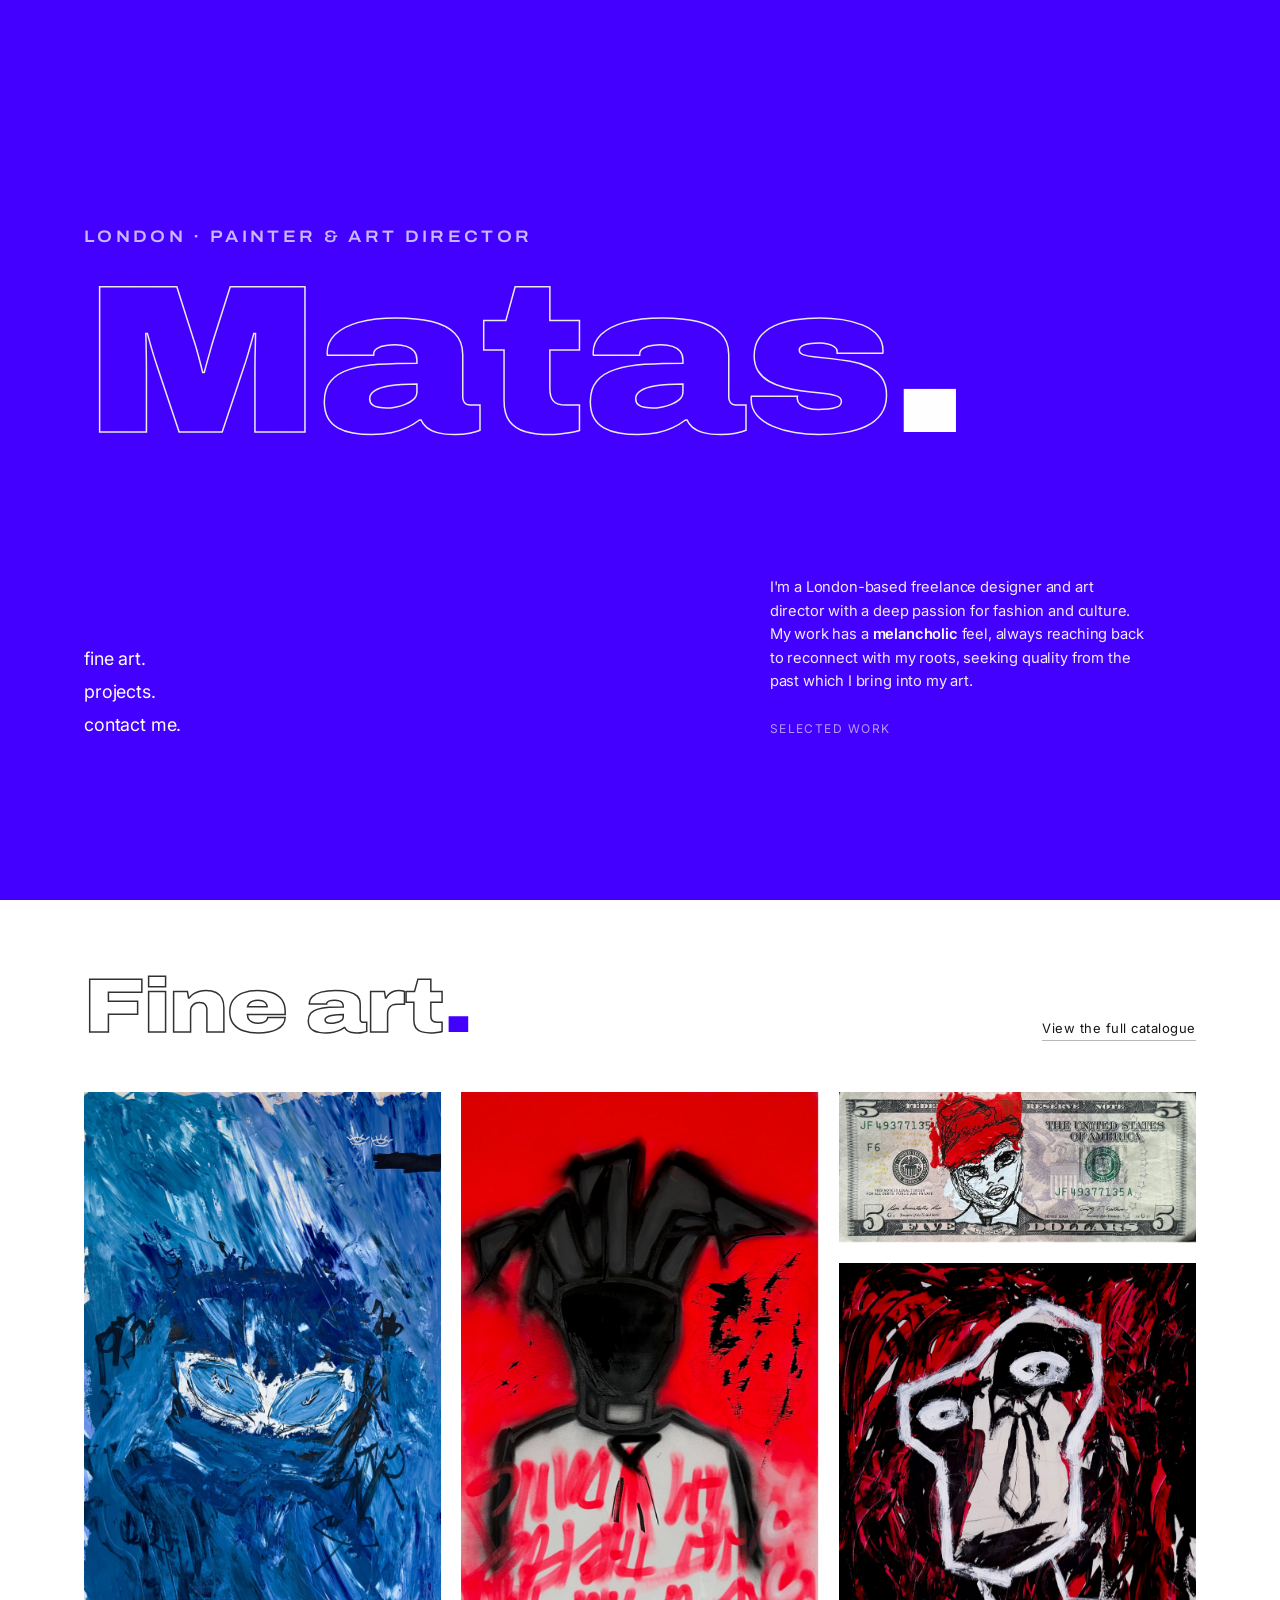
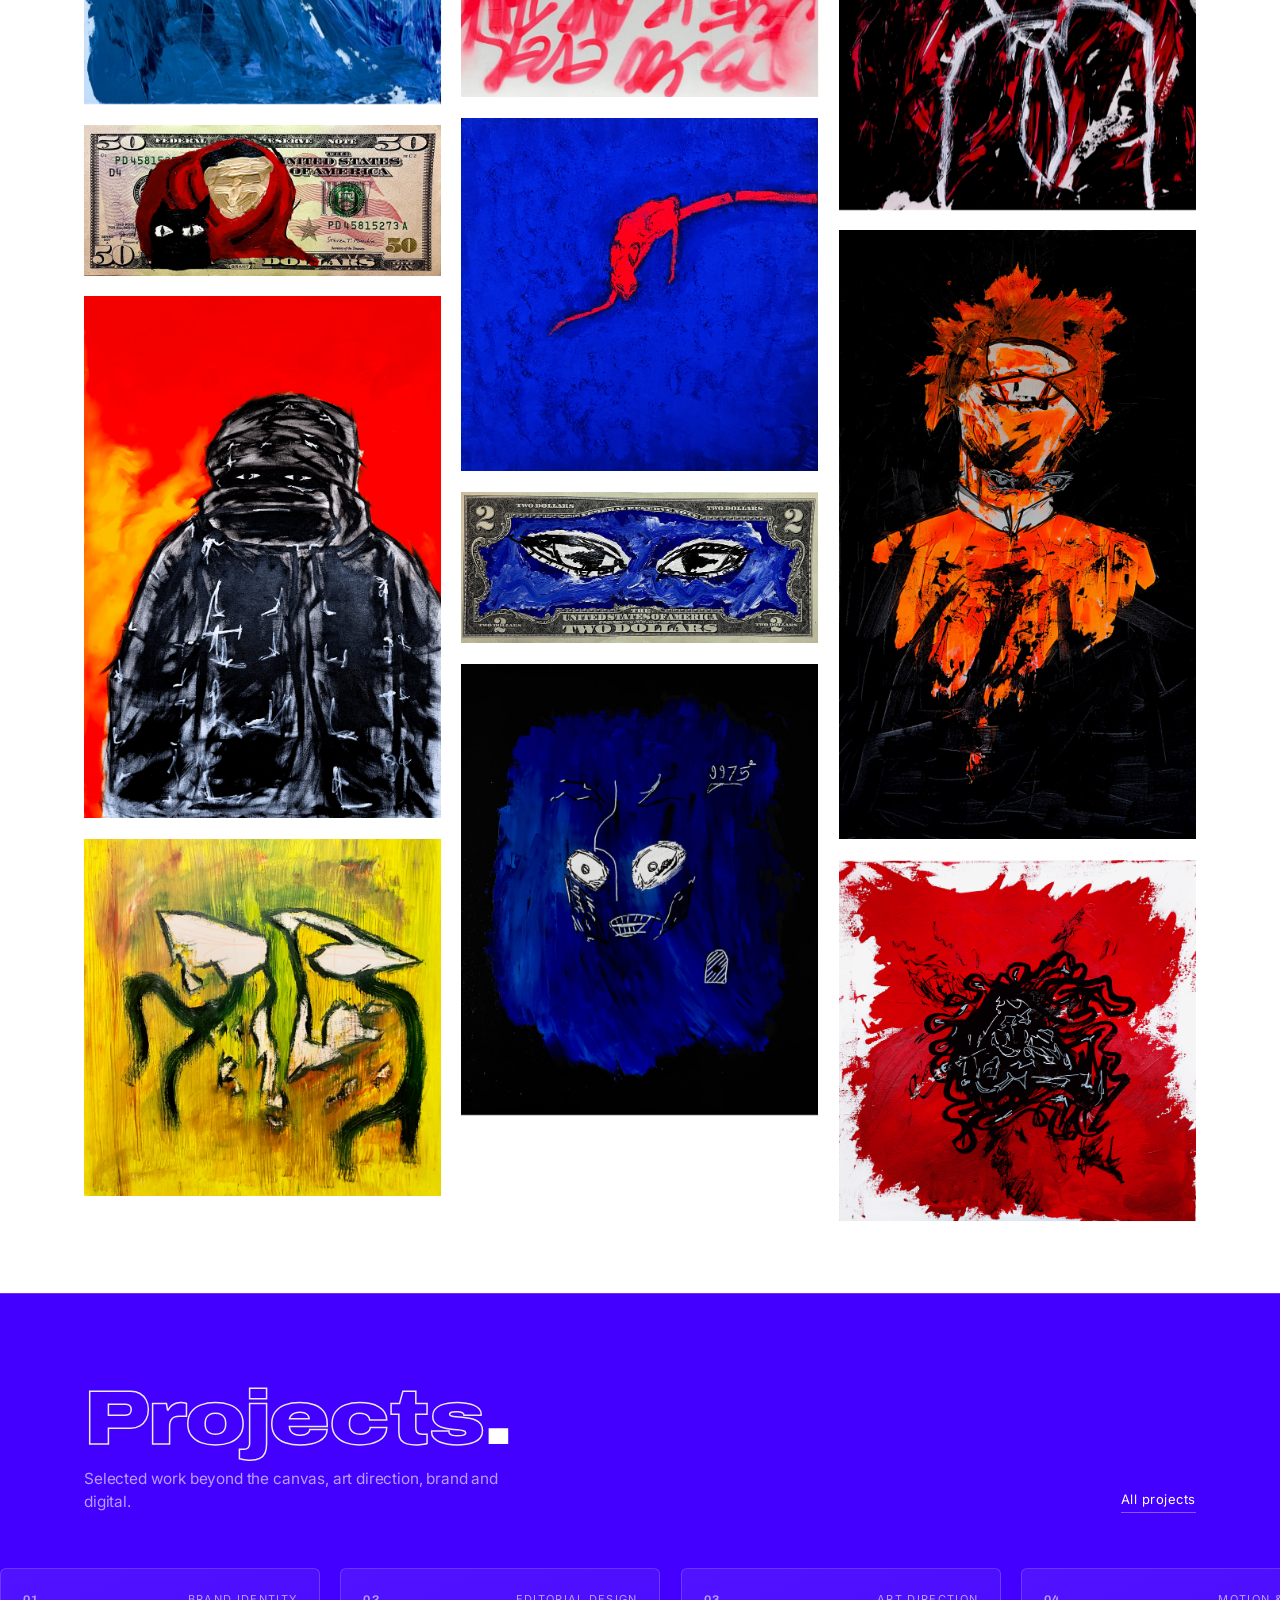
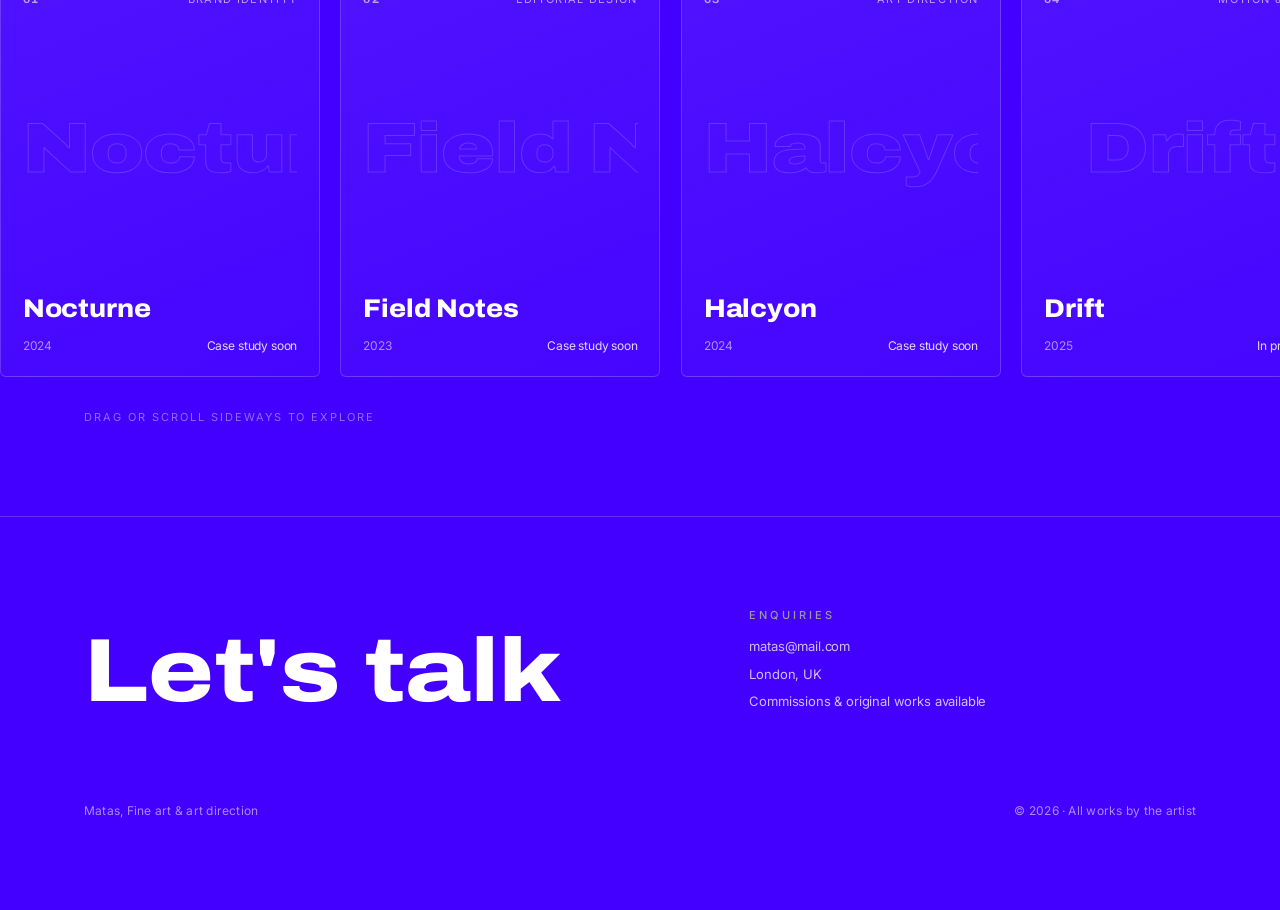
<file: matas-portfolio/index.html>
<!doctype html>
<html lang="en">
<head>
<meta charset="utf-8">
<meta name="viewport" content="width=device-width, initial-scale=1">
<title>Matas · Fine Art</title>
<meta name="description" content="London-based artist and art director. Original expressionist paintings exploring identity, corruption and the self.">
<link rel="preconnect" href="https://fonts.googleapis.com"><link rel="preconnect" href="https://fonts.gstatic.com" crossorigin><link href="https://fonts.googleapis.com/css2?family=Archivo:wdth,wght@100..125,500..900&family=Inter:wght@400;500;600&display=swap" rel="stylesheet">
<link rel="stylesheet" href="styles.css?v=mqdr0cwh">
</head>
<body class="theme-blue">
<header class="site-head autohide">
  <a class="brand" href="index.html">Matas<span class="dot">.</span></a>
  <nav class="nav" aria-label="Primary">
    <a href="art.html">Fine&nbsp;Art</a>
    <a href="projects.html">Projects</a>
    <a href="mailto:matas@mail.com">Contact</a>
    
  </nav>
</header>
<main>
  <section class="hero">
    <div class="wrap">
      <div class="hero-grid">
        <div>
          <p class="hero-role load l1">London · Painter &amp; Art Director</p>
          <h1 class="hero-mark outline load l2">Matas<span class="dot">.</span></h1>
        </div>
        <div class="hero-foot load l3">
          <nav class="hero-nav" aria-label="Sections">
            <a href="art.html">fine&nbsp;art.</a>
            <a href="projects.html">projects.</a>
            <a href="mailto:matas@mail.com">contact&nbsp;me.</a>
          </nav>
          <div>
            <p class="hero-lede">I'm a London-based freelance designer and art director with a deep passion for fashion and culture. My work has a <span class="accent">melancholic</span> feel, always reaching back to reconnect with my roots, seeking quality from the past which I bring into my art.</p>
            <a class="scroll-cue" href="#work">Selected work</a>
          </div>
        </div>
      </div>
    </div>
  </section>

  <section class="works section-light" id="work">
    <div class="wrap">
      <div class="section-head reveal">
        <h2 class="section-title outline">Fine&nbsp;art<span class="dot">.</span></h2>
        <a class="section-link" href="art.html">View the full catalogue</a>
      </div>
      <div class="mosaic">
        <div class="mcol">
          <a class="tile reveal" href="art.html" aria-label="Painting 003, Acrylic on canvas, by Matas">
            <img src="assets/img-cd3be181-369c-4c3b-9103-0a0d3c45fcec.jpg" alt="Painting 003 by Matas, Acrylic on canvas" loading="lazy">
            <figcaption><span class="num">View</span></figcaption>
          </a>
          <a class="tile reveal" href="art.html" aria-label="Painting 008, Acrylic on bank note, by Matas">
            <img src="assets/img-81e28c86-865a-480e-8396-a0b910a30fb2.jpg" alt="Painting 008 by Matas, Acrylic on bank note" loading="lazy">
            <figcaption><span class="num">View</span></figcaption>
          </a>
          <a class="tile reveal" href="art.html" aria-label="Painting 005, Oil on canvas, by Matas">
            <img src="assets/img-a5b54075-f5e3-4a4c-98c6-930391dec989.jpg" alt="Painting 005 by Matas, Oil on canvas" loading="lazy">
            <figcaption><span class="num">View</span></figcaption>
          </a>
          <a class="tile reveal" href="art.html" aria-label="Painting 011, Oil on canvas, by Matas">
            <img src="assets/img-b01cbe59-e2d8-43f0-8ff6-9f8cd67b78cc.jpg" alt="Painting 011 by Matas, Oil on canvas" loading="lazy">
            <figcaption><span class="num">View</span></figcaption>
          </a>
        </div>
        <div class="mcol">
          <a class="tile reveal" href="art.html" aria-label="Painting 001, Acrylic on canvas, by Matas">
            <img src="assets/img-b364f682-e3d1-416a-80cf-90b556a73d99.jpg" alt="Painting 001 by Matas, Acrylic on canvas" loading="lazy">
            <figcaption><span class="num">View</span></figcaption>
          </a>
          <a class="tile reveal" href="art.html" aria-label="Painting 007, Oil and acrylic on canvas, by Matas">
            <img src="assets/img-9c4986b9-90ee-48c9-8bc0-05dc934ac0ad.jpg" alt="Painting 007 by Matas, Oil and acrylic on canvas" loading="lazy">
            <figcaption><span class="num">View</span></figcaption>
          </a>
          <a class="tile reveal" href="art.html" aria-label="Painting 009, Acrylic on bank note, by Matas">
            <img src="assets/img-8b59a1f1-c239-43d4-9979-f3254cedb56a.jpg" alt="Painting 009 by Matas, Acrylic on bank note" loading="lazy">
            <figcaption><span class="num">View</span></figcaption>
          </a>
          <a class="tile reveal" href="art.html" aria-label="Painting 002, Acrylic on canvas, by Matas">
            <img src="assets/img-45a74f5e-d016-427e-a1b7-248f466e1ce7.jpg" alt="Painting 002 by Matas, Acrylic on canvas" loading="lazy">
            <figcaption><span class="num">View</span></figcaption>
          </a>
        </div>
        <div class="mcol">
          <a class="tile reveal" href="art.html" aria-label="Painting 001.1, Acrylic on bank note, by Matas">
            <img src="assets/img-a86574f8-7e68-40d0-95b6-8b289221bf09.jpg" alt="Painting 001.1 by Matas, Acrylic on bank note" loading="lazy">
            <figcaption><span class="num">View</span></figcaption>
          </a>
          <a class="tile reveal" href="art.html" aria-label="Painting 010, Acrylic on canvas, by Matas">
            <img src="assets/img-d51b01d7-4450-4bf9-b7cd-f0d9324e289b.jpg" alt="Painting 010 by Matas, Acrylic on canvas" loading="lazy">
            <figcaption><span class="num">View</span></figcaption>
          </a>
          <a class="tile reveal" href="art.html" aria-label="Painting 006, Acrylic on canvas, by Matas">
            <img src="assets/img-8d0863b2-504a-43ad-9a31-b4f67ece96c8.jpg" alt="Painting 006 by Matas, Acrylic on canvas" loading="lazy">
            <figcaption><span class="num">View</span></figcaption>
          </a>
          <a class="tile reveal" href="art.html" aria-label="Painting 004, Acrylic on canvas, by Matas">
            <img src="assets/img-8cd8e54d-08d6-4fa5-ba80-a523fd7424c2.jpg" alt="Painting 004 by Matas, Acrylic on canvas" loading="lazy">
            <figcaption><span class="num">View</span></figcaption>
          </a>
        </div>
      </div>
    </div>
  </section>

  <section class="projects-block" id="projects">
    <div class="wrap">
      <div class="section-head reveal">
        <div>
          <h2 class="section-title outline">Projects<span class="dot">.</span></h2>
          <p class="projects-sub">Selected work beyond the canvas, art direction, brand and digital.</p>
        </div>
        <a class="section-link" href="projects.html">All projects</a>
      </div>
    </div>
    <div class="proj-scroller reveal" data-drag-scroll>
      <div class="proj-track">
        <article class="proj-card is-preview" tabindex="0">
    <div class="proj-top"><span class="proj-n">01</span><span class="proj-cat">Brand Identity</span></div>
    <div class="proj-mid" aria-hidden="true"><span class="proj-ghost">Nocturne</span></div>
    <div class="proj-bot">
      <h3 class="proj-title">Nocturne</h3>
      <div class="proj-meta"><span>2024</span><span class="proj-status">Case study soon</span></div>
    </div>
  </article>
        <article class="proj-card is-preview" tabindex="0">
    <div class="proj-top"><span class="proj-n">02</span><span class="proj-cat">Editorial Design</span></div>
    <div class="proj-mid" aria-hidden="true"><span class="proj-ghost">Field Notes</span></div>
    <div class="proj-bot">
      <h3 class="proj-title">Field Notes</h3>
      <div class="proj-meta"><span>2023</span><span class="proj-status">Case study soon</span></div>
    </div>
  </article>
        <article class="proj-card is-preview" tabindex="0">
    <div class="proj-top"><span class="proj-n">03</span><span class="proj-cat">Art Direction</span></div>
    <div class="proj-mid" aria-hidden="true"><span class="proj-ghost">Halcyon</span></div>
    <div class="proj-bot">
      <h3 class="proj-title">Halcyon</h3>
      <div class="proj-meta"><span>2024</span><span class="proj-status">Case study soon</span></div>
    </div>
  </article>
        <article class="proj-card is-preview" tabindex="0">
    <div class="proj-top"><span class="proj-n">04</span><span class="proj-cat">Motion & Film</span></div>
    <div class="proj-mid" aria-hidden="true"><span class="proj-ghost">Drift</span></div>
    <div class="proj-bot">
      <h3 class="proj-title">Drift</h3>
      <div class="proj-meta"><span>2025</span><span class="proj-status">In progress</span></div>
    </div>
  </article>
        <article class="proj-card is-preview" tabindex="0">
    <div class="proj-top"><span class="proj-n">05</span><span class="proj-cat">Web & Digital</span></div>
    <div class="proj-mid" aria-hidden="true"><span class="proj-ghost">Atlas</span></div>
    <div class="proj-bot">
      <h3 class="proj-title">Atlas</h3>
      <div class="proj-meta"><span>2023</span><span class="proj-status">Case study soon</span></div>
    </div>
  </article>
        <article class="proj-card is-preview" tabindex="0">
    <div class="proj-top"><span class="proj-n">06</span><span class="proj-cat">Photography</span></div>
    <div class="proj-mid" aria-hidden="true"><span class="proj-ghost">Margin</span></div>
    <div class="proj-bot">
      <h3 class="proj-title">Margin</h3>
      <div class="proj-meta"><span>2024</span><span class="proj-status">Case study soon</span></div>
    </div>
  </article>
        <a class="proj-card proj-card-end" href="projects.html">
          <span class="proj-end-label">View all<br>projects</span>
          <span class="proj-end-arrow" aria-hidden="true">&rarr;</span>
        </a>
      </div>
    </div>
    <div class="wrap"><p class="proj-hint reveal">Drag or scroll sideways to explore</p></div>
  </section>
</main>
<footer class="foot reveal">
  <div class="wrap">
    <div class="foot-grid">
      <p class="foot-cta"><a href="mailto:matas@mail.com">Let's talk<span class="dot" style="color:var(--accent)">.</span></a></p>
      <div class="foot-meta">
        <span class="eyebrow" style="margin-bottom:6px">Enquiries</span>
        <a href="mailto:matas@mail.com">matas@mail.com</a>
        <span>London, UK</span>
        <span>Commissions &amp; original works available</span>
      </div>
    </div>
    <div class="foot-bottom">
      <span>Matas, Fine art &amp; art direction</span>
      <span>© 2026 · All works by the artist</span>
    </div>
  </div>
</footer>
<script src="script.js?v=mqdr0cwh"></script>
</body></html>
</file>
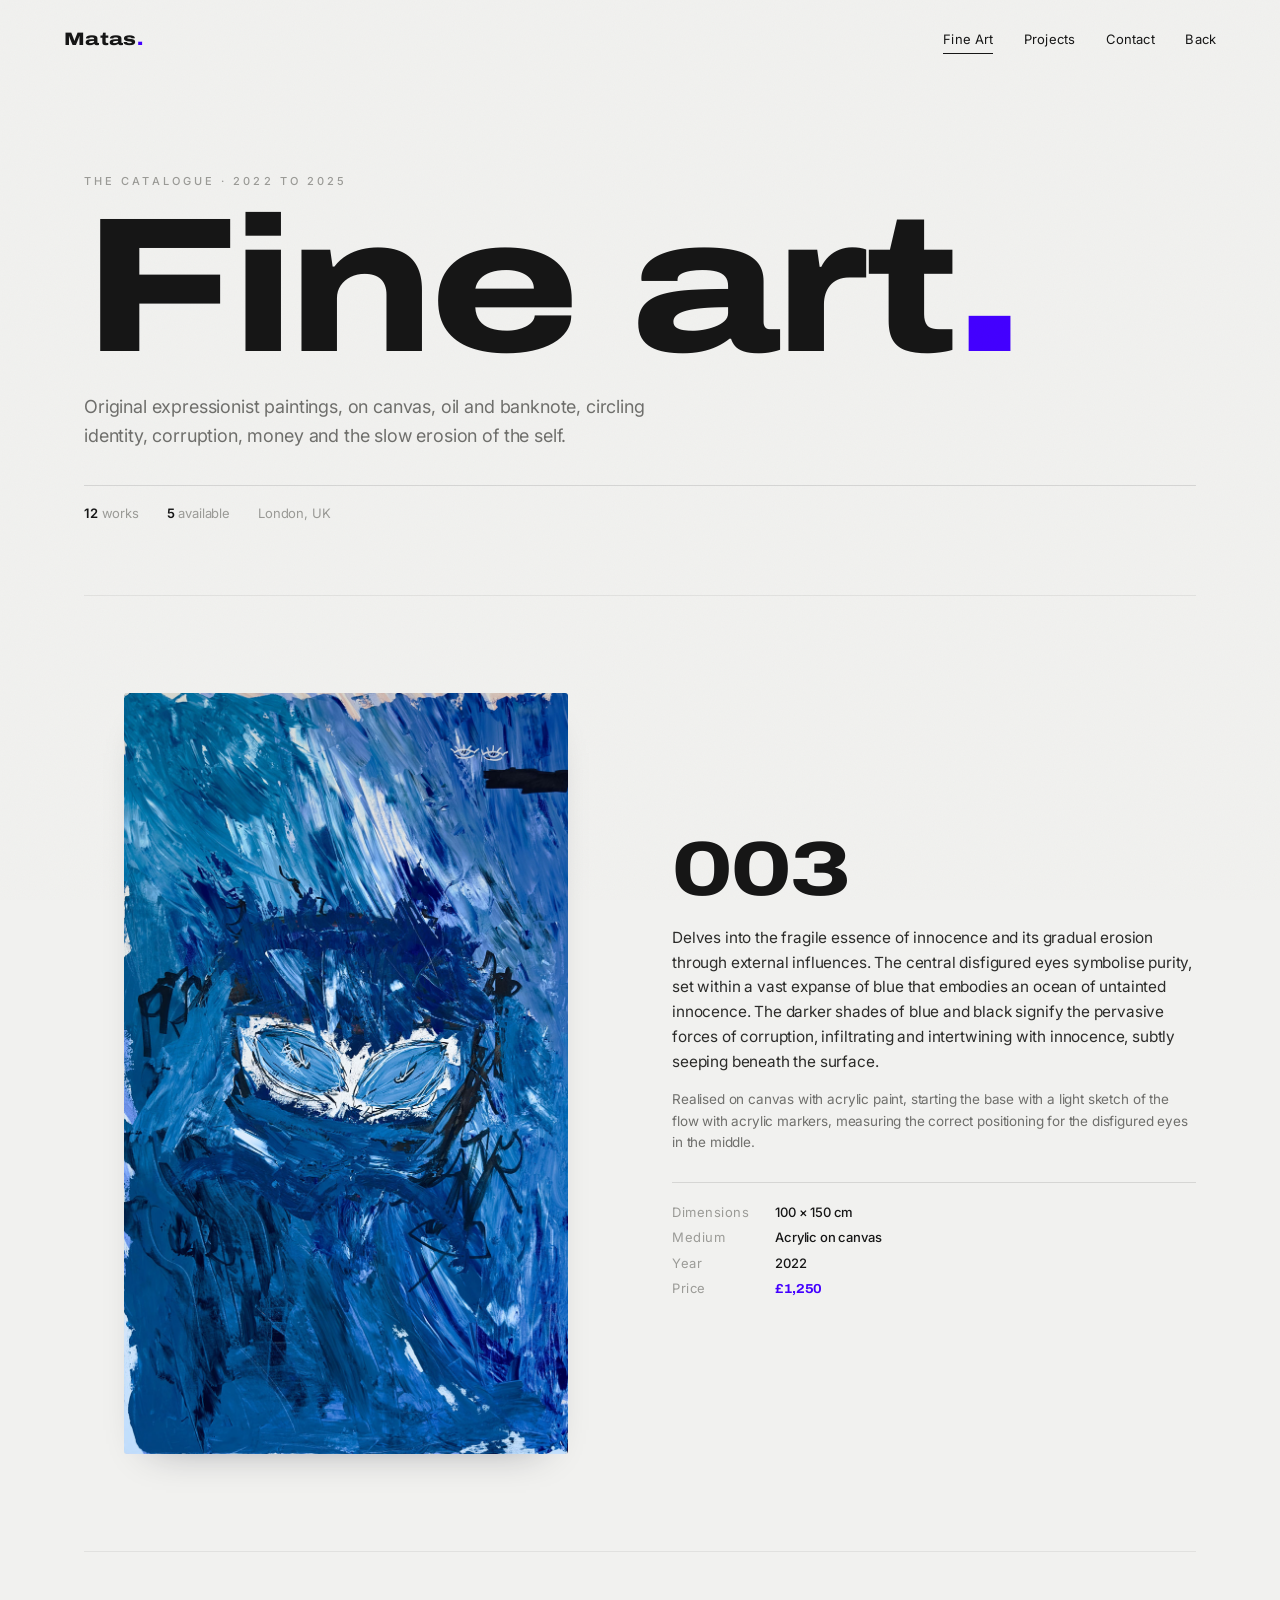
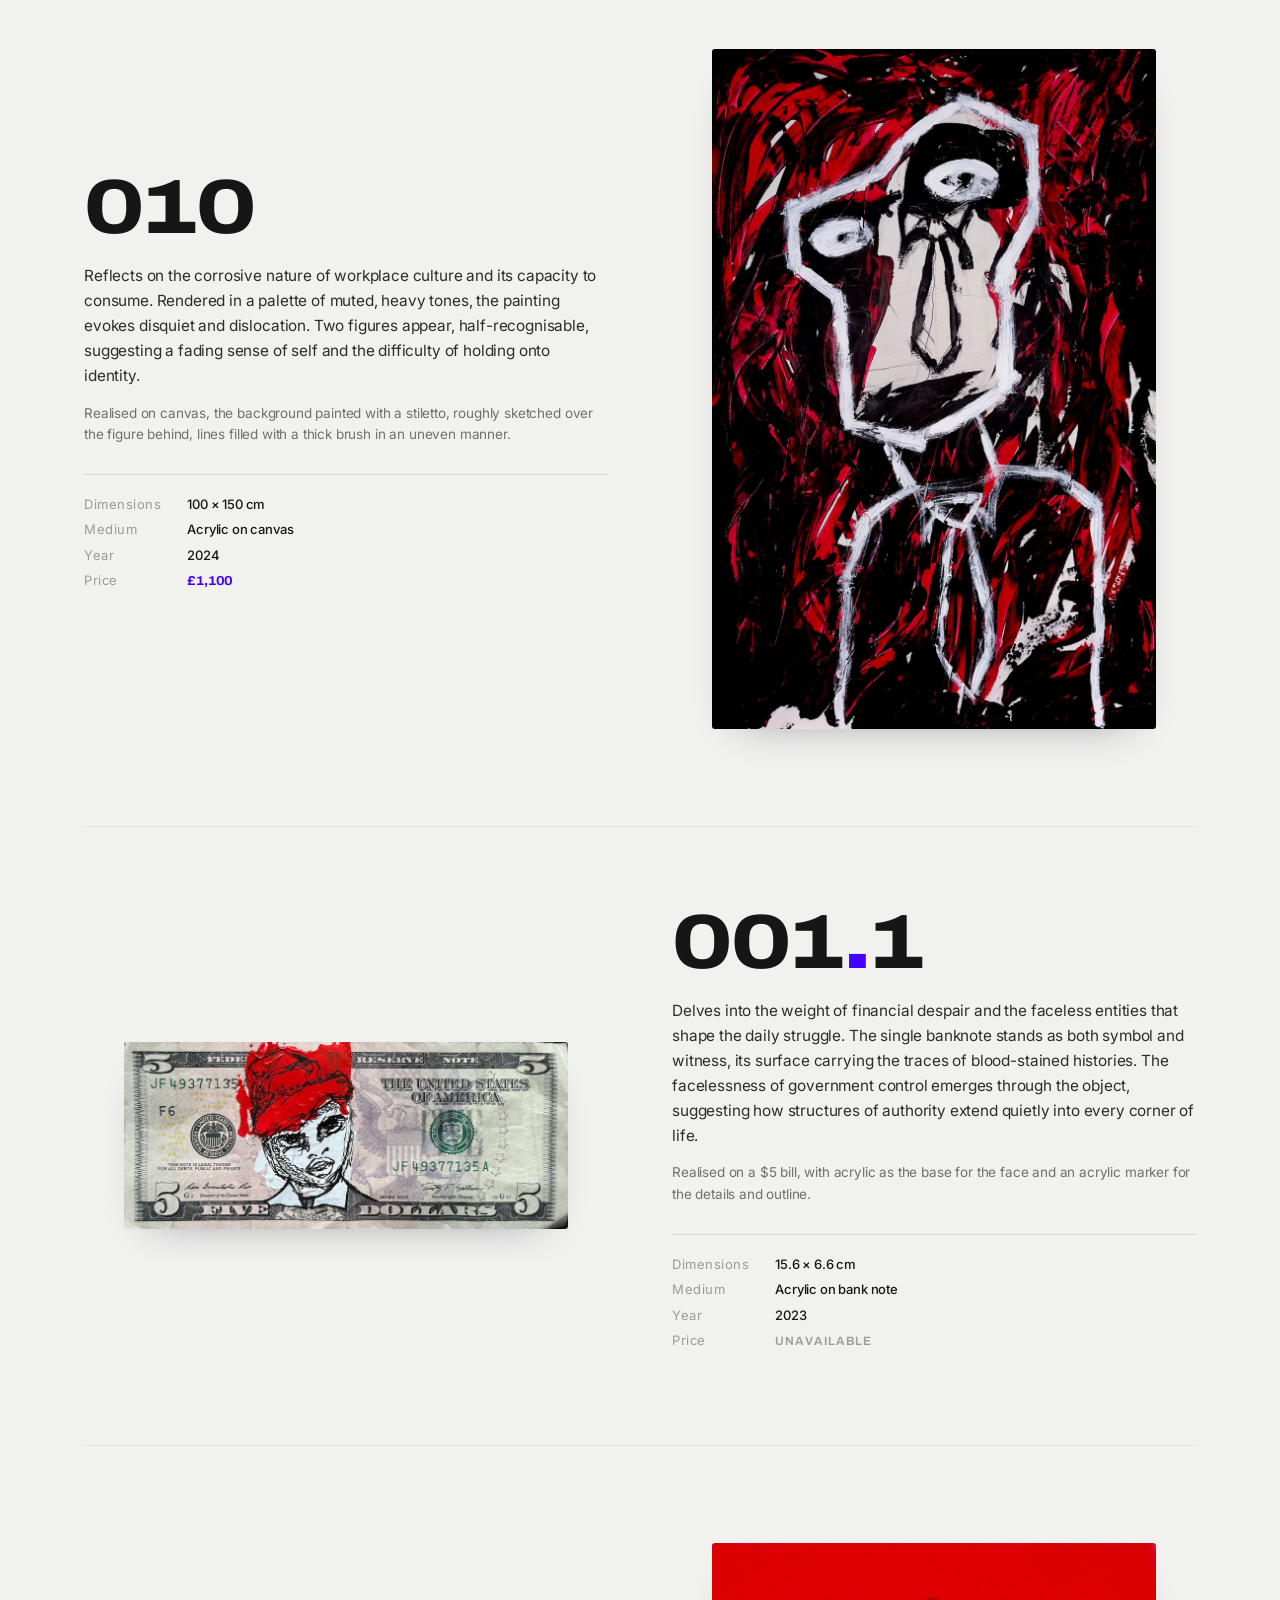
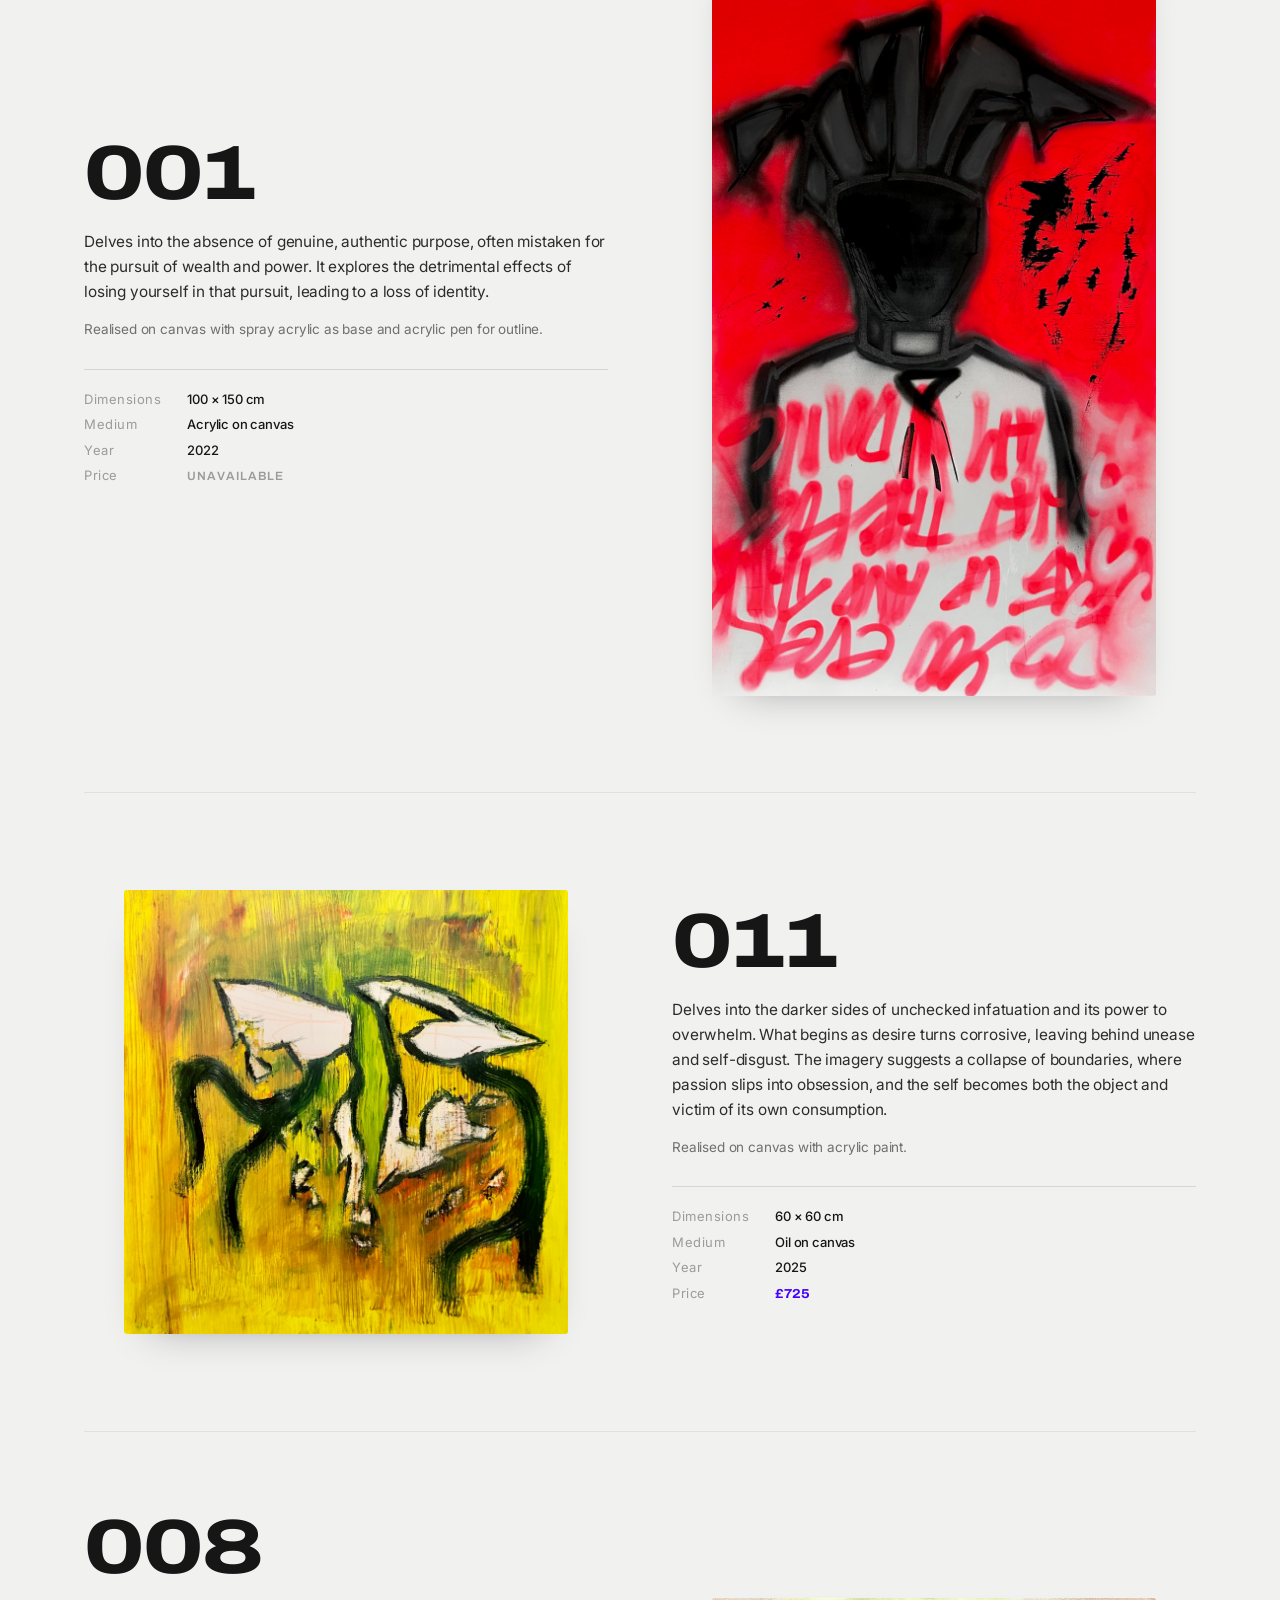
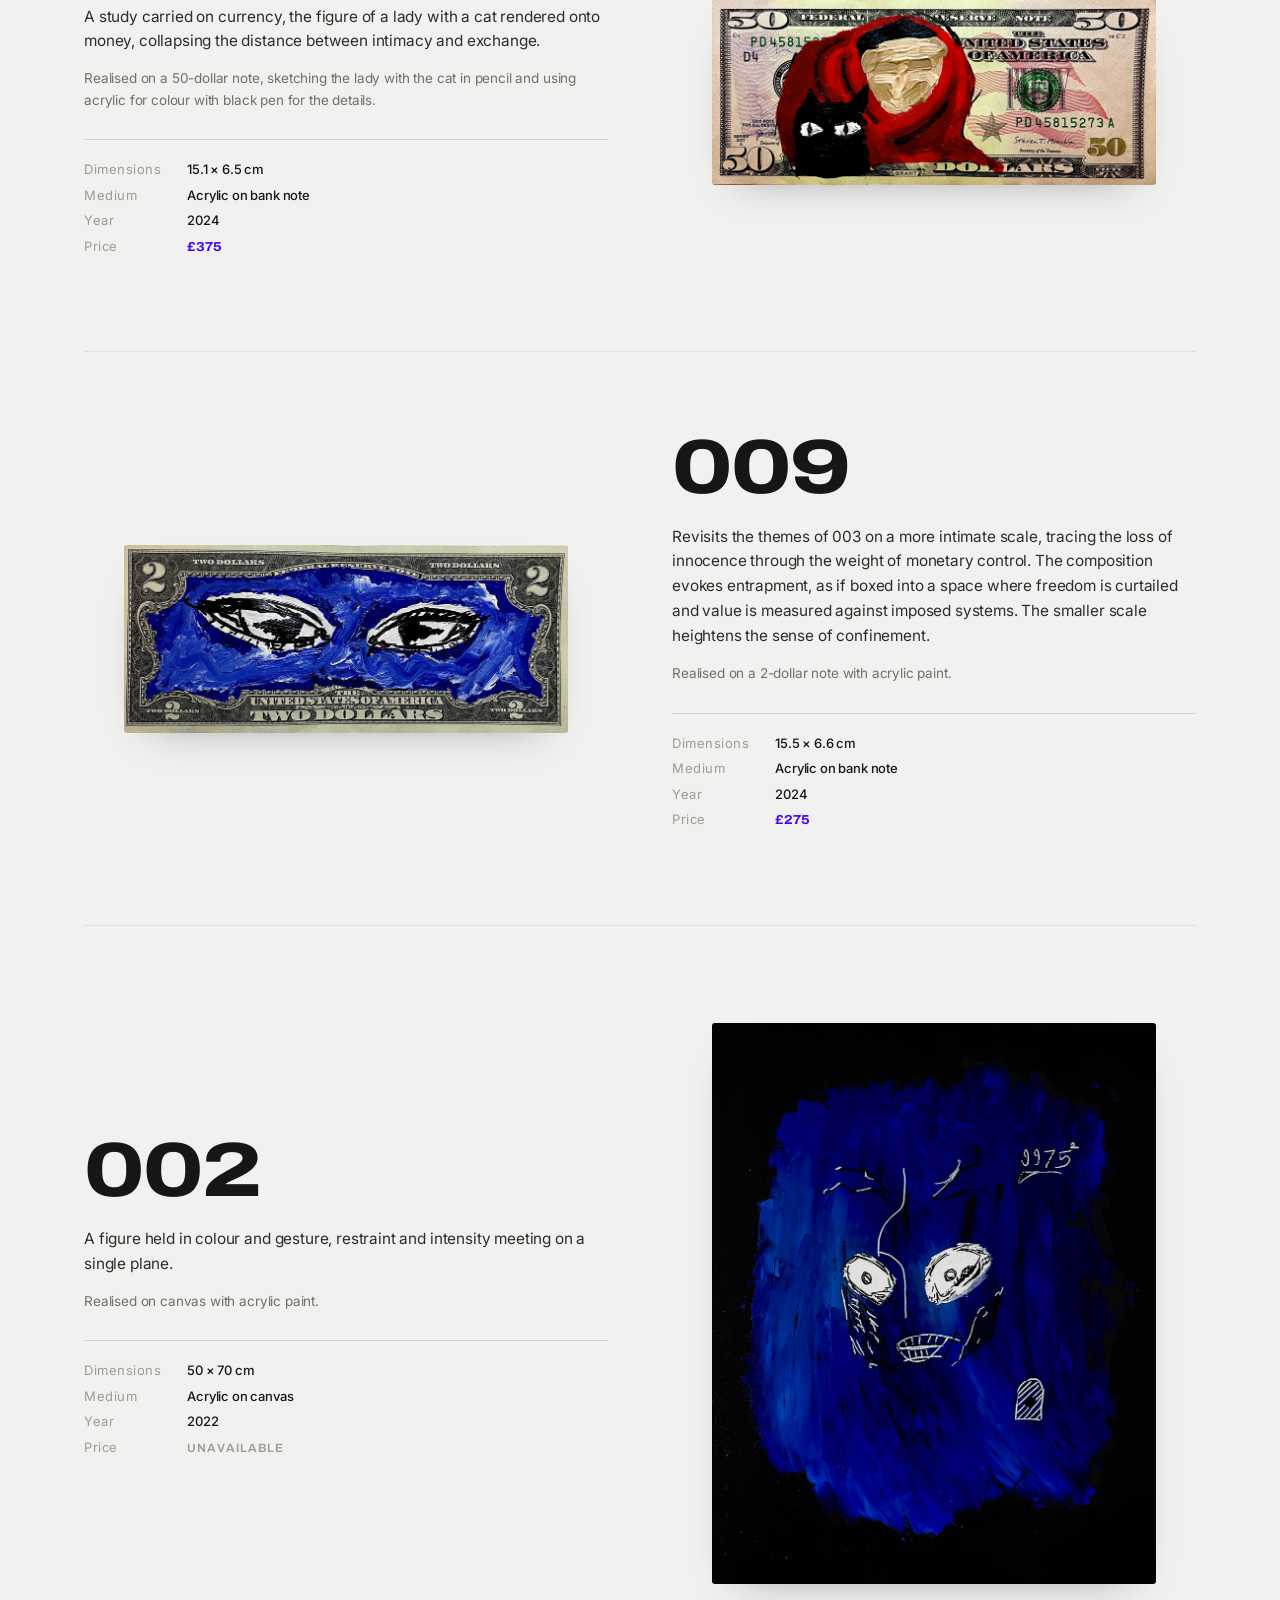
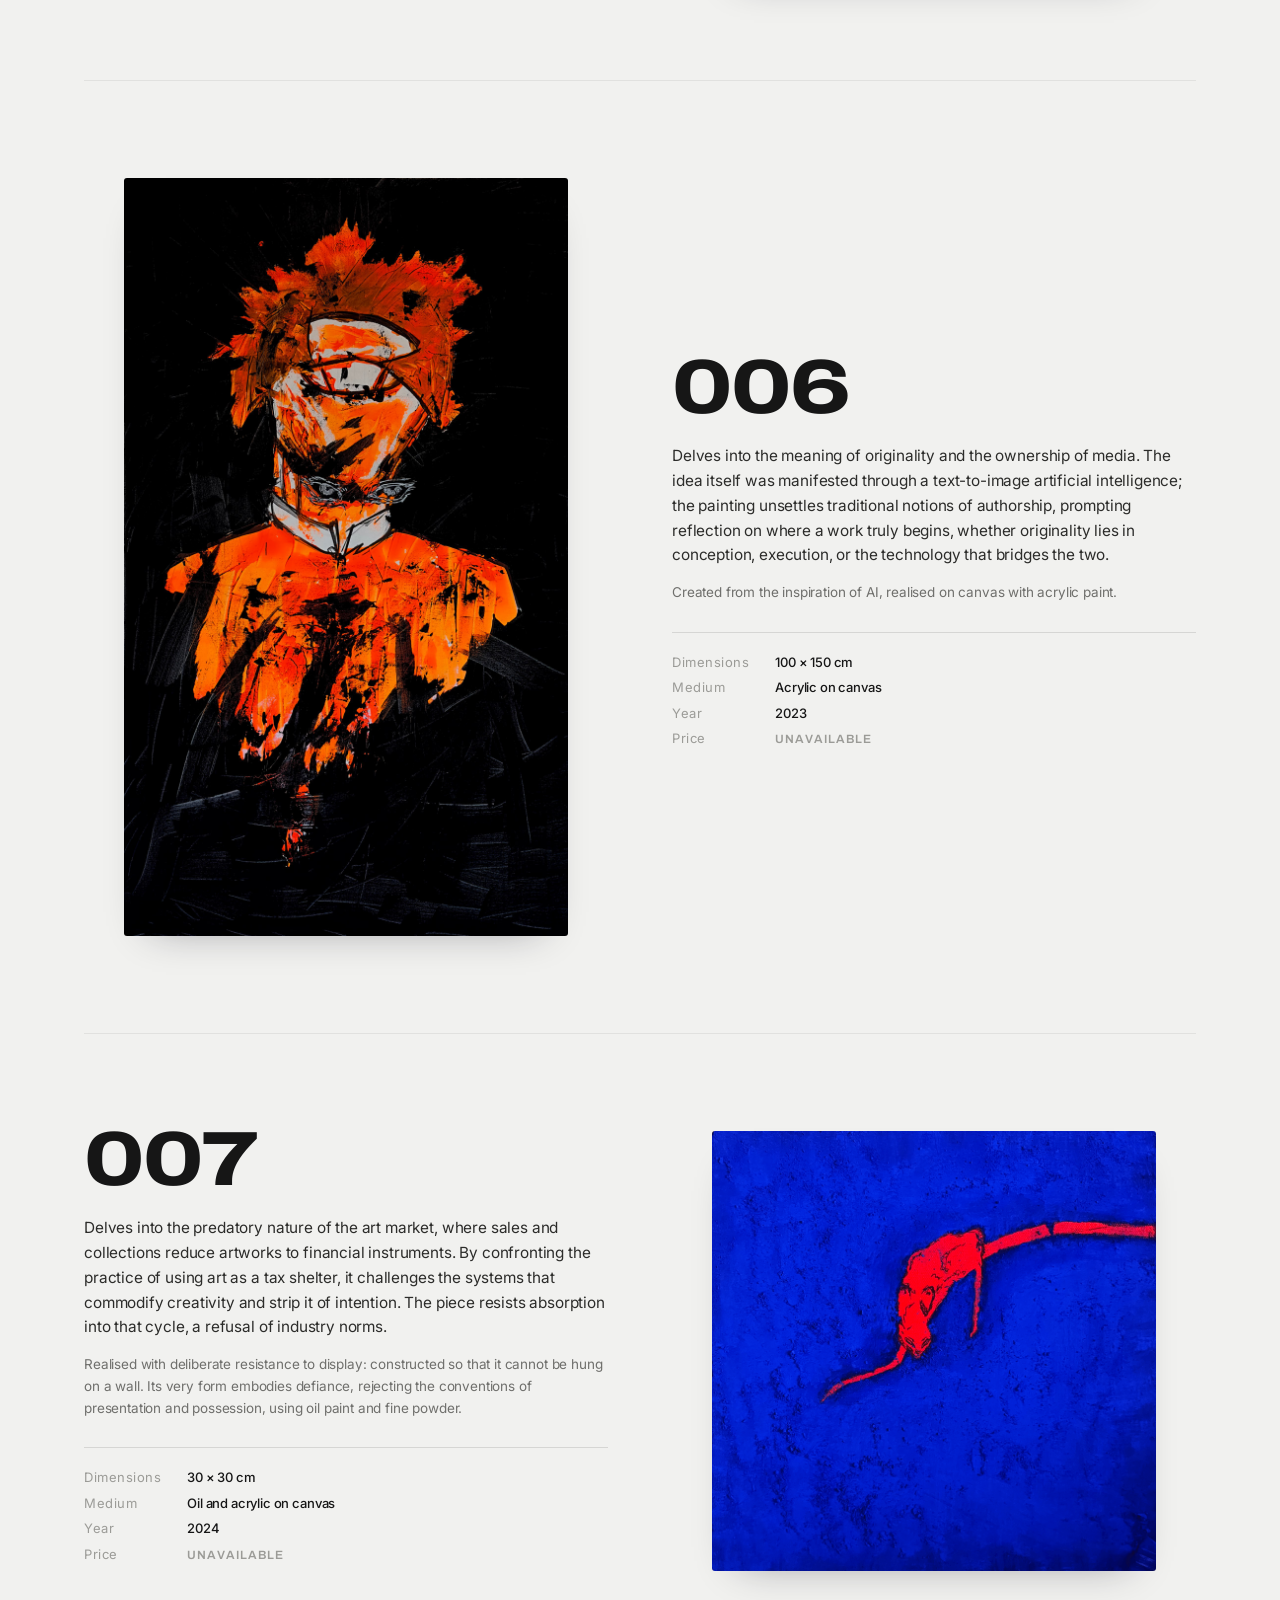
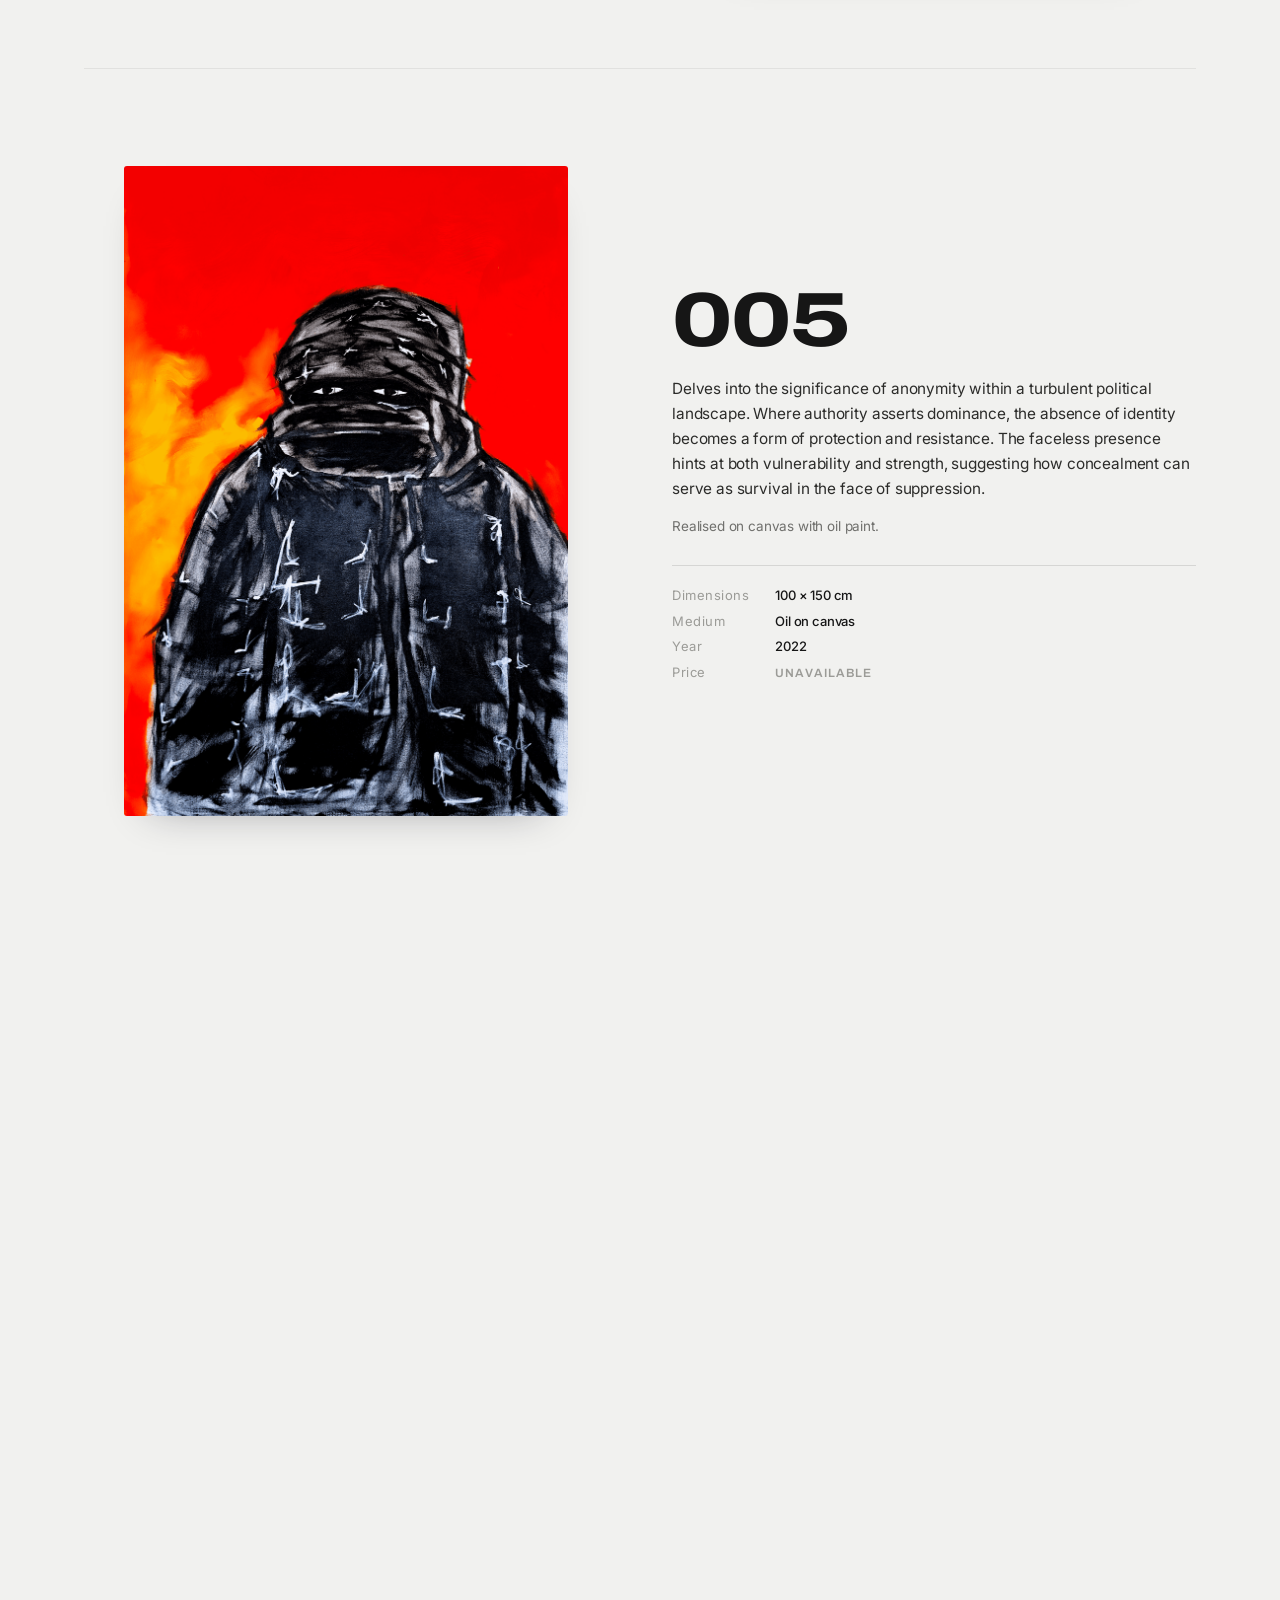
<file: matas-portfolio/art.html>
<!doctype html>
<html lang="en">
<head>
<meta charset="utf-8">
<meta name="viewport" content="width=device-width, initial-scale=1">
<title>Matas, Fine Art Catalogue</title>
<meta name="description" content="The complete catalogue of original paintings by Matas: identity, corruption, money and the self.">
<link rel="preconnect" href="https://fonts.googleapis.com"><link rel="preconnect" href="https://fonts.gstatic.com" crossorigin><link href="https://fonts.googleapis.com/css2?family=Archivo:wdth,wght@100..125,500..900&family=Inter:wght@400;500;600&display=swap" rel="stylesheet">
<link rel="stylesheet" href="styles.css?v=mqdr0cwh">
</head>
<body>
<header class="site-head">
  <a class="brand" href="index.html">Matas<span class="dot">.</span></a>
  <nav class="nav" aria-label="Primary">
    <a href="art.html" aria-current="page">Fine&nbsp;Art</a>
    <a href="projects.html">Projects</a>
    <a href="mailto:matas@mail.com">Contact</a>
    <a href="index.html">Back</a>
  </nav>
</header>
<main>
  <section class="gallery-intro">
    <div class="wrap">
      <p class="eyebrow load l1">The catalogue · 2022 to 2025</p>
      <h1 class="load l2">Fine art<span class="dot">.</span></h1>
      <p class="sub load l3">Original expressionist paintings, on canvas, oil and banknote, circling identity, corruption, money and the slow erosion of the self.</p>
      <div class="gallery-count load l4">
        <span><b>12</b> works</span>
        <span><b>5</b> available</span>
        <span>London, UK</span>
      </div>
    </div>
  </section>

  <div class="wrap">
    <article class="piece reveal">
      <figure class="piece-media">
        <img src="assets/img-cd3be181-369c-4c3b-9103-0a0d3c45fcec.jpg" alt="Work 003, Acrylic on canvas, 2022, by Matas" loading="lazy">
      </figure>
      <div class="piece-text">
        <div class="piece-num">003</div>
        <p class="piece-body">Delves into the fragile essence of innocence and its gradual erosion through external influences. The central disfigured eyes symbolise purity, set within a vast expanse of blue that embodies an ocean of untainted innocence. The darker shades of blue and black signify the pervasive forces of corruption, infiltrating and intertwining with innocence, subtly seeping beneath the surface.</p>
        <p class="piece-tech">Realised on canvas with acrylic paint, starting the base with a light sketch of the flow with acrylic markers, measuring the correct positioning for the disfigured eyes in the middle.</p>
        <dl class="spec">
          <dt>Dimensions</dt><dd>100 × 150 cm</dd>
          <dt>Medium</dt><dd>Acrylic on canvas</dd>
          <dt>Year</dt><dd>2022</dd>
          <dt>Price</dt><dd><span class="price avail">£1,250</span></dd>
        </dl>
      </div>
    </article>
    <article class="piece reveal">
      <figure class="piece-media">
        <img src="assets/img-d51b01d7-4450-4bf9-b7cd-f0d9324e289b.jpg" alt="Work 010, Acrylic on canvas, 2024, by Matas" loading="lazy">
      </figure>
      <div class="piece-text">
        <div class="piece-num">010</div>
        <p class="piece-body">Reflects on the corrosive nature of workplace culture and its capacity to consume. Rendered in a palette of muted, heavy tones, the painting evokes disquiet and dislocation. Two figures appear, half-recognisable, suggesting a fading sense of self and the difficulty of holding onto identity.</p>
        <p class="piece-tech">Realised on canvas, the background painted with a stiletto, roughly sketched over the figure behind, lines filled with a thick brush in an uneven manner.</p>
        <dl class="spec">
          <dt>Dimensions</dt><dd>100 × 150 cm</dd>
          <dt>Medium</dt><dd>Acrylic on canvas</dd>
          <dt>Year</dt><dd>2024</dd>
          <dt>Price</dt><dd><span class="price avail">£1,100</span></dd>
        </dl>
      </div>
    </article>
    <article class="piece reveal">
      <figure class="piece-media">
        <img src="assets/img-a86574f8-7e68-40d0-95b6-8b289221bf09.jpg" alt="Work 001.1, Acrylic on bank note, 2023, by Matas" loading="lazy">
      </figure>
      <div class="piece-text">
        <div class="piece-num">001<span class="slash">.</span>1</div>
        <p class="piece-body">Delves into the weight of financial despair and the faceless entities that shape the daily struggle. The single banknote stands as both symbol and witness, its surface carrying the traces of blood-stained histories. The facelessness of government control emerges through the object, suggesting how structures of authority extend quietly into every corner of life.</p>
        <p class="piece-tech">Realised on a $5 bill, with acrylic as the base for the face and an acrylic marker for the details and outline.</p>
        <dl class="spec">
          <dt>Dimensions</dt><dd>15.6 × 6.6 cm</dd>
          <dt>Medium</dt><dd>Acrylic on bank note</dd>
          <dt>Year</dt><dd>2023</dd>
          <dt>Price</dt><dd><span class="price sold">Unavailable</span></dd>
        </dl>
      </div>
    </article>
    <article class="piece reveal">
      <figure class="piece-media">
        <img src="assets/img-b364f682-e3d1-416a-80cf-90b556a73d99.jpg" alt="Work 001, Acrylic on canvas, 2022, by Matas" loading="lazy">
      </figure>
      <div class="piece-text">
        <div class="piece-num">001</div>
        <p class="piece-body">Delves into the absence of genuine, authentic purpose, often mistaken for the pursuit of wealth and power. It explores the detrimental effects of losing yourself in that pursuit, leading to a loss of identity.</p>
        <p class="piece-tech">Realised on canvas with spray acrylic as base and acrylic pen for outline.</p>
        <dl class="spec">
          <dt>Dimensions</dt><dd>100 × 150 cm</dd>
          <dt>Medium</dt><dd>Acrylic on canvas</dd>
          <dt>Year</dt><dd>2022</dd>
          <dt>Price</dt><dd><span class="price sold">Unavailable</span></dd>
        </dl>
      </div>
    </article>
    <article class="piece reveal">
      <figure class="piece-media">
        <img src="assets/img-b01cbe59-e2d8-43f0-8ff6-9f8cd67b78cc.jpg" alt="Work 011, Oil on canvas, 2025, by Matas" loading="lazy">
      </figure>
      <div class="piece-text">
        <div class="piece-num">011</div>
        <p class="piece-body">Delves into the darker sides of unchecked infatuation and its power to overwhelm. What begins as desire turns corrosive, leaving behind unease and self-disgust. The imagery suggests a collapse of boundaries, where passion slips into obsession, and the self becomes both the object and victim of its own consumption.</p>
        <p class="piece-tech">Realised on canvas with acrylic paint.</p>
        <dl class="spec">
          <dt>Dimensions</dt><dd>60 × 60 cm</dd>
          <dt>Medium</dt><dd>Oil on canvas</dd>
          <dt>Year</dt><dd>2025</dd>
          <dt>Price</dt><dd><span class="price avail">£725</span></dd>
        </dl>
      </div>
    </article>
    <article class="piece reveal">
      <figure class="piece-media">
        <img src="assets/img-81e28c86-865a-480e-8396-a0b910a30fb2.jpg" alt="Work 008, Acrylic on bank note, 2024, by Matas" loading="lazy">
      </figure>
      <div class="piece-text">
        <div class="piece-num">008</div>
        <p class="piece-body">A study carried on currency, the figure of a lady with a cat rendered onto money, collapsing the distance between intimacy and exchange.</p>
        <p class="piece-tech">Realised on a 50-dollar note, sketching the lady with the cat in pencil and using acrylic for colour with black pen for the details.</p>
        <dl class="spec">
          <dt>Dimensions</dt><dd>15.1 × 6.5 cm</dd>
          <dt>Medium</dt><dd>Acrylic on bank note</dd>
          <dt>Year</dt><dd>2024</dd>
          <dt>Price</dt><dd><span class="price avail">£375</span></dd>
        </dl>
      </div>
    </article>
    <article class="piece reveal">
      <figure class="piece-media">
        <img src="assets/img-8b59a1f1-c239-43d4-9979-f3254cedb56a.jpg" alt="Work 009, Acrylic on bank note, 2024, by Matas" loading="lazy">
      </figure>
      <div class="piece-text">
        <div class="piece-num">009</div>
        <p class="piece-body">Revisits the themes of 003 on a more intimate scale, tracing the loss of innocence through the weight of monetary control. The composition evokes entrapment, as if boxed into a space where freedom is curtailed and value is measured against imposed systems. The smaller scale heightens the sense of confinement.</p>
        <p class="piece-tech">Realised on a 2-dollar note with acrylic paint.</p>
        <dl class="spec">
          <dt>Dimensions</dt><dd>15.5 × 6.6 cm</dd>
          <dt>Medium</dt><dd>Acrylic on bank note</dd>
          <dt>Year</dt><dd>2024</dd>
          <dt>Price</dt><dd><span class="price avail">£275</span></dd>
        </dl>
      </div>
    </article>
    <article class="piece reveal">
      <figure class="piece-media">
        <img src="assets/img-45a74f5e-d016-427e-a1b7-248f466e1ce7.jpg" alt="Work 002, Acrylic on canvas, 2022, by Matas" loading="lazy">
      </figure>
      <div class="piece-text">
        <div class="piece-num">002</div>
        <p class="piece-body">A figure held in colour and gesture, restraint and intensity meeting on a single plane.</p>
        <p class="piece-tech">Realised on canvas with acrylic paint.</p>
        <dl class="spec">
          <dt>Dimensions</dt><dd>50 × 70 cm</dd>
          <dt>Medium</dt><dd>Acrylic on canvas</dd>
          <dt>Year</dt><dd>2022</dd>
          <dt>Price</dt><dd><span class="price sold">Unavailable</span></dd>
        </dl>
      </div>
    </article>
    <article class="piece reveal">
      <figure class="piece-media">
        <img src="assets/img-8d0863b2-504a-43ad-9a31-b4f67ece96c8.jpg" alt="Work 006, Acrylic on canvas, 2023, by Matas" loading="lazy">
      </figure>
      <div class="piece-text">
        <div class="piece-num">006</div>
        <p class="piece-body">Delves into the meaning of originality and the ownership of media. The idea itself was manifested through a text-to-image artificial intelligence; the painting unsettles traditional notions of authorship, prompting reflection on where a work truly begins, whether originality lies in conception, execution, or the technology that bridges the two.</p>
        <p class="piece-tech">Created from the inspiration of AI, realised on canvas with acrylic paint.</p>
        <dl class="spec">
          <dt>Dimensions</dt><dd>100 × 150 cm</dd>
          <dt>Medium</dt><dd>Acrylic on canvas</dd>
          <dt>Year</dt><dd>2023</dd>
          <dt>Price</dt><dd><span class="price sold">Unavailable</span></dd>
        </dl>
      </div>
    </article>
    <article class="piece reveal">
      <figure class="piece-media">
        <img src="assets/img-9c4986b9-90ee-48c9-8bc0-05dc934ac0ad.jpg" alt="Work 007, Oil and acrylic on canvas, 2024, by Matas" loading="lazy">
      </figure>
      <div class="piece-text">
        <div class="piece-num">007</div>
        <p class="piece-body">Delves into the predatory nature of the art market, where sales and collections reduce artworks to financial instruments. By confronting the practice of using art as a tax shelter, it challenges the systems that commodify creativity and strip it of intention. The piece resists absorption into that cycle, a refusal of industry norms.</p>
        <p class="piece-tech">Realised with deliberate resistance to display: constructed so that it cannot be hung on a wall. Its very form embodies defiance, rejecting the conventions of presentation and possession, using oil paint and fine powder.</p>
        <dl class="spec">
          <dt>Dimensions</dt><dd>30 × 30 cm</dd>
          <dt>Medium</dt><dd>Oil and acrylic on canvas</dd>
          <dt>Year</dt><dd>2024</dd>
          <dt>Price</dt><dd><span class="price sold">Unavailable</span></dd>
        </dl>
      </div>
    </article>
    <article class="piece reveal">
      <figure class="piece-media">
        <img src="assets/img-a5b54075-f5e3-4a4c-98c6-930391dec989.jpg" alt="Work 005, Oil on canvas, 2022, by Matas" loading="lazy">
      </figure>
      <div class="piece-text">
        <div class="piece-num">005</div>
        <p class="piece-body">Delves into the significance of anonymity within a turbulent political landscape. Where authority asserts dominance, the absence of identity becomes a form of protection and resistance. The faceless presence hints at both vulnerability and strength, suggesting how concealment can serve as survival in the face of suppression.</p>
        <p class="piece-tech">Realised on canvas with oil paint.</p>
        <dl class="spec">
          <dt>Dimensions</dt><dd>100 × 150 cm</dd>
          <dt>Medium</dt><dd>Oil on canvas</dd>
          <dt>Year</dt><dd>2022</dd>
          <dt>Price</dt><dd><span class="price sold">Unavailable</span></dd>
        </dl>
      </div>
    </article>
    <article class="piece reveal">
      <figure class="piece-media">
        <img src="assets/img-8cd8e54d-08d6-4fa5-ba80-a523fd7424c2.jpg" alt="Work 004, Acrylic on canvas, 2022, by Matas" loading="lazy">
      </figure>
      <div class="piece-text">
        <div class="piece-num">004</div>
        <p class="piece-body">Delves into the consuming nature of loneliness and its ability to shape an entire existence. The figure becomes both vessel and source, as isolation pushes outward, spilling beyond the boundaries of the self. Private solitude transforms into an all-encompassing presence, altering not only the inner world but the space around it.</p>
        <p class="piece-tech">Realised on canvas with acrylic paint.</p>
        <dl class="spec">
          <dt>Dimensions</dt><dd>50 × 50 cm</dd>
          <dt>Medium</dt><dd>Acrylic on canvas</dd>
          <dt>Year</dt><dd>2022</dd>
          <dt>Price</dt><dd><span class="price sold">Unavailable</span></dd>
        </dl>
      </div>
    </article>
  </div>
</main>
<footer class="foot reveal">
  <div class="wrap">
    <div class="foot-grid">
      <p class="foot-cta"><a href="mailto:matas@mail.com">Let's talk<span class="dot" style="color:var(--accent)">.</span></a></p>
      <div class="foot-meta">
        <span class="eyebrow" style="margin-bottom:6px">Enquiries</span>
        <a href="mailto:matas@mail.com">matas@mail.com</a>
        <span>London, UK</span>
        <span>Commissions &amp; original works available</span>
      </div>
    </div>
    <div class="foot-bottom">
      <span>Matas, Fine art &amp; art direction</span>
      <span>© 2026 · All works by the artist</span>
    </div>
  </div>
</footer>
<script src="script.js?v=mqdr0cwh"></script>
</body></html>
</file>
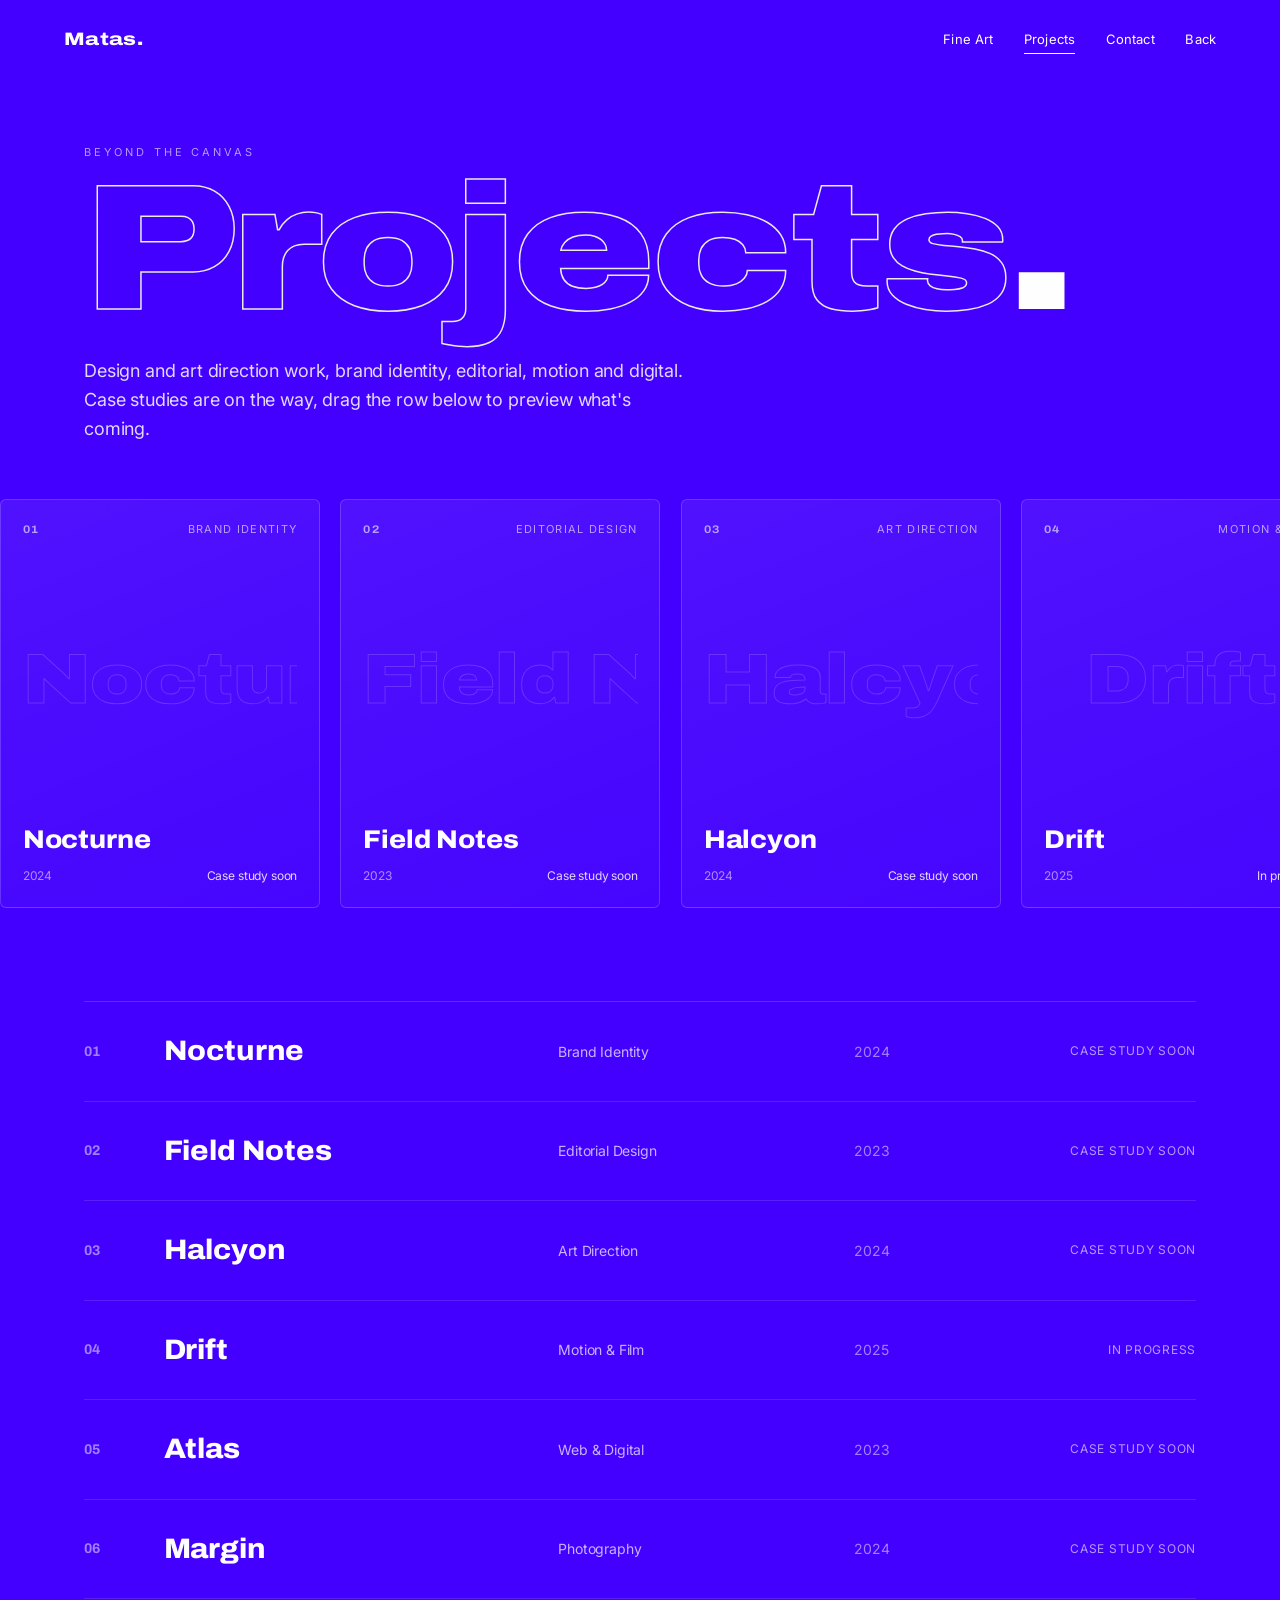
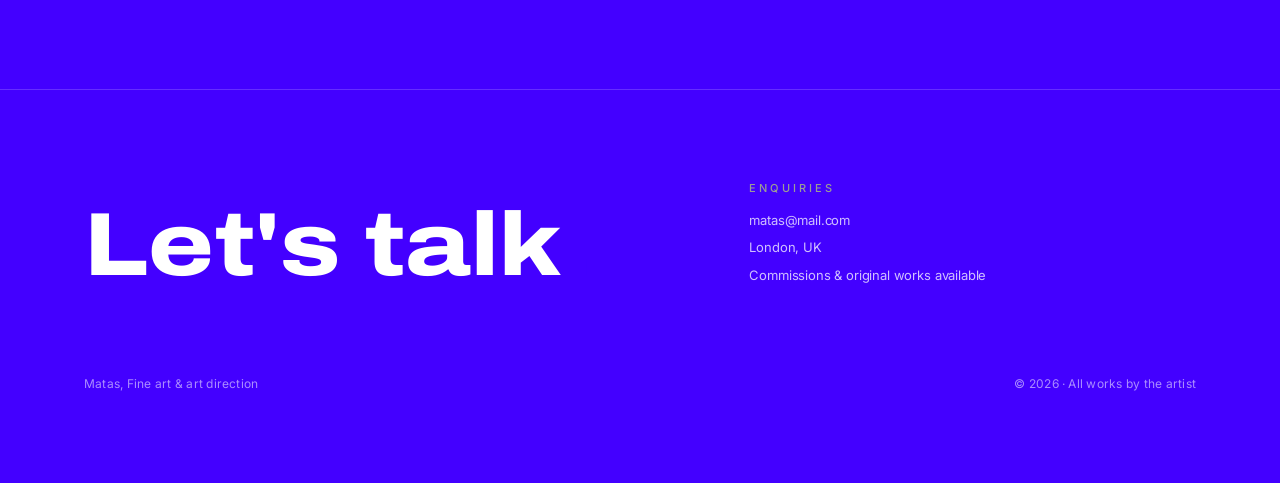
<file: matas-portfolio/projects.html>
<!doctype html>
<html lang="en">
<head>
<meta charset="utf-8">
<meta name="viewport" content="width=device-width, initial-scale=1">
<title>Matas · Projects</title>
<meta name="description" content="Design and art-direction projects by Matas beyond the canvas: brand identity, editorial, motion and digital.">
<link rel="preconnect" href="https://fonts.googleapis.com"><link rel="preconnect" href="https://fonts.gstatic.com" crossorigin><link href="https://fonts.googleapis.com/css2?family=Archivo:wdth,wght@100..125,500..900&family=Inter:wght@400;500;600&display=swap" rel="stylesheet">
<link rel="stylesheet" href="styles.css?v=mqdr0cwh">
</head>
<body class="theme-blue">
<header class="site-head">
  <a class="brand" href="index.html">Matas<span class="dot">.</span></a>
  <nav class="nav" aria-label="Primary">
    <a href="art.html">Fine&nbsp;Art</a>
    <a href="projects.html" aria-current="page">Projects</a>
    <a href="mailto:matas@mail.com">Contact</a>
    <a href="index.html">Back</a>
  </nav>
</header>
<main>
  <section class="projects-page">
    <div class="wrap">
      <p class="pp-eyebrow load l1">Beyond the canvas</p>
      <h1 class="pp-title outline load l2">Projects<span class="dot">.</span></h1>
      <p class="pp-lead load l3">Design and art direction work, brand identity, editorial, motion and digital. Case studies are on the way, drag the row below to preview what's coming.</p>
    </div>

    <div class="proj-scroller load l4" data-drag-scroll>
      <div class="proj-track">
        <article class="proj-card is-preview" tabindex="0">
    <div class="proj-top"><span class="proj-n">01</span><span class="proj-cat">Brand Identity</span></div>
    <div class="proj-mid" aria-hidden="true"><span class="proj-ghost">Nocturne</span></div>
    <div class="proj-bot">
      <h3 class="proj-title">Nocturne</h3>
      <div class="proj-meta"><span>2024</span><span class="proj-status">Case study soon</span></div>
    </div>
  </article>
        <article class="proj-card is-preview" tabindex="0">
    <div class="proj-top"><span class="proj-n">02</span><span class="proj-cat">Editorial Design</span></div>
    <div class="proj-mid" aria-hidden="true"><span class="proj-ghost">Field Notes</span></div>
    <div class="proj-bot">
      <h3 class="proj-title">Field Notes</h3>
      <div class="proj-meta"><span>2023</span><span class="proj-status">Case study soon</span></div>
    </div>
  </article>
        <article class="proj-card is-preview" tabindex="0">
    <div class="proj-top"><span class="proj-n">03</span><span class="proj-cat">Art Direction</span></div>
    <div class="proj-mid" aria-hidden="true"><span class="proj-ghost">Halcyon</span></div>
    <div class="proj-bot">
      <h3 class="proj-title">Halcyon</h3>
      <div class="proj-meta"><span>2024</span><span class="proj-status">Case study soon</span></div>
    </div>
  </article>
        <article class="proj-card is-preview" tabindex="0">
    <div class="proj-top"><span class="proj-n">04</span><span class="proj-cat">Motion & Film</span></div>
    <div class="proj-mid" aria-hidden="true"><span class="proj-ghost">Drift</span></div>
    <div class="proj-bot">
      <h3 class="proj-title">Drift</h3>
      <div class="proj-meta"><span>2025</span><span class="proj-status">In progress</span></div>
    </div>
  </article>
        <article class="proj-card is-preview" tabindex="0">
    <div class="proj-top"><span class="proj-n">05</span><span class="proj-cat">Web & Digital</span></div>
    <div class="proj-mid" aria-hidden="true"><span class="proj-ghost">Atlas</span></div>
    <div class="proj-bot">
      <h3 class="proj-title">Atlas</h3>
      <div class="proj-meta"><span>2023</span><span class="proj-status">Case study soon</span></div>
    </div>
  </article>
        <article class="proj-card is-preview" tabindex="0">
    <div class="proj-top"><span class="proj-n">06</span><span class="proj-cat">Photography</span></div>
    <div class="proj-mid" aria-hidden="true"><span class="proj-ghost">Margin</span></div>
    <div class="proj-bot">
      <h3 class="proj-title">Margin</h3>
      <div class="proj-meta"><span>2024</span><span class="proj-status">Case study soon</span></div>
    </div>
  </article>
      </div>
    </div>

    <div class="wrap">
      <div class="pp-list">
        <a class="pp-row" href="mailto:matas@mail.com?subject=Project%20enquiry%20Nocturne">
          <span class="pp-row-n">01</span>
          <span class="pp-row-title">Nocturne</span>
          <span class="pp-row-cat">Brand Identity</span>
          <span class="pp-row-year">2024</span>
          <span class="pp-row-status">Case study soon</span>
        </a>
        <a class="pp-row" href="mailto:matas@mail.com?subject=Project%20enquiry%20Field%20Notes">
          <span class="pp-row-n">02</span>
          <span class="pp-row-title">Field Notes</span>
          <span class="pp-row-cat">Editorial Design</span>
          <span class="pp-row-year">2023</span>
          <span class="pp-row-status">Case study soon</span>
        </a>
        <a class="pp-row" href="mailto:matas@mail.com?subject=Project%20enquiry%20Halcyon">
          <span class="pp-row-n">03</span>
          <span class="pp-row-title">Halcyon</span>
          <span class="pp-row-cat">Art Direction</span>
          <span class="pp-row-year">2024</span>
          <span class="pp-row-status">Case study soon</span>
        </a>
        <a class="pp-row" href="mailto:matas@mail.com?subject=Project%20enquiry%20Drift">
          <span class="pp-row-n">04</span>
          <span class="pp-row-title">Drift</span>
          <span class="pp-row-cat">Motion & Film</span>
          <span class="pp-row-year">2025</span>
          <span class="pp-row-status">In progress</span>
        </a>
        <a class="pp-row" href="mailto:matas@mail.com?subject=Project%20enquiry%20Atlas">
          <span class="pp-row-n">05</span>
          <span class="pp-row-title">Atlas</span>
          <span class="pp-row-cat">Web & Digital</span>
          <span class="pp-row-year">2023</span>
          <span class="pp-row-status">Case study soon</span>
        </a>
        <a class="pp-row" href="mailto:matas@mail.com?subject=Project%20enquiry%20Margin">
          <span class="pp-row-n">06</span>
          <span class="pp-row-title">Margin</span>
          <span class="pp-row-cat">Photography</span>
          <span class="pp-row-year">2024</span>
          <span class="pp-row-status">Case study soon</span>
        </a>
      </div>
    </div>
  </section>
</main>
<footer class="foot reveal">
  <div class="wrap">
    <div class="foot-grid">
      <p class="foot-cta"><a href="mailto:matas@mail.com">Let's talk<span class="dot" style="color:var(--accent)">.</span></a></p>
      <div class="foot-meta">
        <span class="eyebrow" style="margin-bottom:6px">Enquiries</span>
        <a href="mailto:matas@mail.com">matas@mail.com</a>
        <span>London, UK</span>
        <span>Commissions &amp; original works available</span>
      </div>
    </div>
    <div class="foot-bottom">
      <span>Matas, Fine art &amp; art direction</span>
      <span>© 2026 · All works by the artist</span>
    </div>
  </div>
</footer>
<script src="script.js?v=mqdr0cwh"></script>
</body></html>
</file>
<file: matas-portfolio/styles.css>
/* =========================================================================
   Matas — fine art portfolio
   Soft Structuralism: silver-grey field, massive wide display type,
   floating works with soft diffused shadows, one electric-blue accent.
   ========================================================================= */

:root {
  --bg:        #f1f1ef;
  --bg-tint:   #e9e9e6;
  --ink:       #161616;
  --muted:     #6f6f6c;
  --faint:     #9b9b97;
  --line:      rgba(22, 22, 22, 0.12);
  --line-soft: rgba(22, 22, 22, 0.07);
  --accent:    #4300ff;
  --accent-12: rgba(67, 0, 255, 0.12);
  --paper:     #fbfbfa;

  /* deep electric blue used full-bleed on the home page */
  --blue:      #4300ff;
  --blue-deep: #2e00c4;
  --outline:   #ececec;   /* near-white text outline, matches original */

  --display: "Archivo", "Arial Narrow", system-ui, sans-serif;
  --body:    "Inter", system-ui, -apple-system, sans-serif;

  --shadow-rest:  0 18px 40px -28px rgba(20, 20, 35, 0.45);
  --shadow-lift:  0 50px 90px -40px rgba(20, 20, 40, 0.55);

  --ease: cubic-bezier(0.32, 0.72, 0, 1);
  --maxw: 1240px;
  --gutter: clamp(20px, 5vw, 72px);
}

/* ----- reset ----------------------------------------------------------- */
*, *::before, *::after { box-sizing: border-box; }
html { -webkit-text-size-adjust: 100%; scroll-behavior: smooth; }
body {
  margin: 0;
  background: var(--bg);
  color: var(--ink);
  font-family: var(--body);
  font-size: 16px;
  line-height: 1.5;
  letter-spacing: -0.01em;
  -webkit-font-smoothing: antialiased;
  text-rendering: optimizeLegibility;
  overflow-x: hidden;
}
img { display: block; max-width: 100%; height: auto; }
a { color: inherit; text-decoration: none; }
button { font: inherit; }

::selection { background: var(--accent); color: #fff; }

/* ----- home: deep-blue field, white type ------------------------------- */
body.theme-blue {
  background: var(--blue);
  color: #fff;
}
body.theme-blue ::selection { background: #fff; color: var(--blue); }

/* subtle paper grain over the whole field */
body::after {
  content: "";
  position: fixed;
  inset: 0;
  z-index: 60;
  pointer-events: none;
  opacity: 0.035;
  background-image: url("data:image/svg+xml;utf8,<svg xmlns='http://www.w3.org/2000/svg' width='160' height='160'><filter id='n'><feTurbulence type='fractalNoise' baseFrequency='0.85' numOctaves='2' stitchTiles='stitch'/></filter><rect width='100%25' height='100%25' filter='url(%23n)'/></svg>");
  mix-blend-mode: multiply;
}

/* ----- layout helpers -------------------------------------------------- */
.wrap { width: 100%; max-width: var(--maxw); margin: 0 auto; padding-inline: var(--gutter); }
.eyebrow {
  font-size: 11px;
  letter-spacing: 0.28em;
  text-transform: uppercase;
  color: var(--faint);
  font-weight: 500;
}

/* =========================================================================
   Header / nav
   ========================================================================= */
.site-head {
  position: fixed;
  top: 0; left: 0; right: 0;
  z-index: 50;
  display: flex;
  align-items: center;
  justify-content: space-between;
  padding: clamp(16px, 2.4vw, 26px) var(--gutter);
  color: var(--ink);
}
body.theme-blue .site-head { color: #fff; }

/* home only: top bar is hidden until you scroll past the hero, then it
   slides in as a translucent bar */
.site-head.autohide {
  transform: translateY(-115%);
  opacity: 0;
  pointer-events: none;
  transition: transform 0.55s var(--ease), opacity 0.4s var(--ease), background 0.4s var(--ease);
}
.site-head.autohide.shown {
  transform: none;
  opacity: 1;
  pointer-events: auto;
  background: rgba(48, 0, 200, 0.72);
  -webkit-backdrop-filter: blur(10px);
          backdrop-filter: blur(10px);
  border-bottom: 1px solid rgba(255, 255, 255, 0.14);
}
@media (prefers-reduced-motion: reduce) {
  .site-head.autohide { transition: opacity 0.2s linear; }
}

.brand {
  font-family: var(--display);
  font-weight: 800;
  font-stretch: 125%;
  font-size: 18px;
  letter-spacing: 0.02em;
}
.brand .dot { color: var(--accent); }
body.theme-blue .brand .dot { color: #fff; }

.nav { display: flex; gap: clamp(18px, 2.4vw, 40px); }
.nav a {
  position: relative;
  font-size: 13px;
  letter-spacing: 0.01em;
  padding-block: 4px;
  color: inherit;
}
.nav a::after {
  content: "";
  position: absolute;
  left: 0; bottom: 0;
  width: 100%; height: 1px;
  background: currentColor;
  transform: scaleX(0);
  transform-origin: right;
  transition: transform 0.5s var(--ease);
}
.nav a:hover::after, .nav a:focus-visible::after { transform: scaleX(1); transform-origin: left; }
.nav a[aria-current="page"]::after { transform: scaleX(1); }
.nav .muted-link { opacity: 0.6; }

:focus-visible { outline: 2px solid var(--accent); outline-offset: 3px; border-radius: 2px; }

/* =========================================================================
   Home — hero
   ========================================================================= */
/* outlined display type — transparent fill + stroke, as in the original */
.outline {
  color: transparent;
  -webkit-text-stroke: 1.5px var(--outline);
  text-stroke: 1.5px var(--outline);
  paint-order: stroke fill;
}
@supports not ((-webkit-text-stroke: 1px #000) or (text-stroke: 1px #000)) {
  .outline { color: #fff; }   /* graceful fallback */
}

.hero {
  min-height: 100svh;
  display: flex;
  align-items: center;
  padding-top: clamp(110px, 14vh, 180px);
  padding-bottom: clamp(40px, 7vh, 80px);
}
.hero .wrap { width: 100%; }

.hero-grid { display: grid; grid-template-columns: 1fr; gap: clamp(28px, 5vw, 64px); }
.hero-role {
  font-family: var(--display);
  font-weight: 600;
  font-stretch: 112%;
  font-size: clamp(13px, 1.3vw, 17px);
  text-transform: uppercase;
  letter-spacing: 0.2em;
  color: rgba(255, 255, 255, 0.72);
  margin: 0 0 clamp(14px, 2vw, 26px);
}
.hero-mark {
  font-family: var(--display);
  font-weight: 900;
  font-stretch: 118%;
  line-height: 0.82;
  letter-spacing: -0.012em;
  font-size: clamp(64px, 16.5vw, 260px);
  margin: 0;
  white-space: nowrap;
}
.hero-mark .dot,
.section-title .dot {
  -webkit-text-fill-color: #fff;
  color: #fff;
  -webkit-text-stroke-width: 0;
  text-stroke: 0;
}

/* name above, nav + description below */
.hero-foot {
  display: grid;
  grid-template-columns: 1fr minmax(280px, 0.7fr);
  gap: clamp(28px, 6vw, 90px);
  align-items: end;
  margin-top: clamp(28px, 5vw, 70px);
}
.hero-nav { display: flex; flex-direction: column; gap: 6px; font-size: clamp(15px, 1.4vw, 18px); }
.hero-nav a { position: relative; width: max-content; }
.hero-nav a::after {
  content: ""; position: absolute; left: 0; bottom: 1px;
  width: 100%; height: 1px; background: currentColor;
  transform: scaleX(0); transform-origin: right;
  transition: transform 0.45s var(--ease);
}
.hero-nav a:hover::after, .hero-nav a:focus-visible::after { transform: scaleX(1); transform-origin: left; }

.hero-lede {
  font-size: clamp(14px, 1.15vw, 16px);
  line-height: 1.6;
  color: rgba(255, 255, 255, 0.92);
  max-width: 42ch;
  margin: 0;
}
.hero-lede .accent { color: #fff; font-weight: 600; }

.scroll-cue {
  display: inline-flex;
  align-items: center;
  gap: 10px;
  margin-top: 26px;
  font-size: 12px;
  letter-spacing: 0.12em;
  text-transform: uppercase;
  color: rgba(255, 255, 255, 0.6);
}
.scroll-cue .line {
  width: 46px; height: 1px; background: #fff; opacity: 0.6;
  transform-origin: left;
  animation: cue 2.4s var(--ease) infinite;
}
@keyframes cue { 0%,100%{ transform: scaleX(0.4);} 50%{ transform: scaleX(1);} }

/* =========================================================================
   Home — selected works mosaic
   ========================================================================= */
.works {
  padding-block: clamp(48px, 8vh, 120px);
  border-top: 1px solid rgba(255, 255, 255, 0.18);
}
/* fine-art mosaic sits on its own white band */
.section-light {
  background: #ffffff;
  color: var(--ink);
  border-top: none;
}
.section-light .section-title.outline { -webkit-text-stroke-color: rgba(20, 20, 20, 0.88); text-stroke-color: rgba(20, 20, 20, 0.88); }
.section-light .section-title .dot { -webkit-text-fill-color: var(--accent); color: var(--accent); -webkit-text-stroke-width: 0; }
.section-light .section-link { color: var(--ink); border-bottom-color: rgba(20, 20, 20, 0.3); }
.section-light .section-link:hover { border-bottom-color: var(--ink); }
.section-head {
  display: flex;
  align-items: baseline;
  justify-content: space-between;
  gap: 20px;
  margin-bottom: clamp(28px, 4vw, 56px);
  flex-wrap: wrap;
}
.section-title {
  font-family: var(--display);
  font-weight: 900;
  font-stretch: 122%;
  font-size: clamp(34px, 6vw, 92px);
  letter-spacing: -0.015em;
  line-height: 0.9;
  margin: 0;
}
.works-lead {
  font-family: var(--display);
  font-weight: 700;
  font-stretch: 104%;
  font-size: clamp(18px, 2.4vw, 34px);
  line-height: 1.16;
  letter-spacing: -0.005em;
  text-transform: uppercase;
  max-width: 24ch;
  margin: 0 0 clamp(34px, 5vw, 64px);
}
.section-link {
  display: inline-flex; align-items: center; gap: 10px;
  font-size: 13px; letter-spacing: 0.04em;
  color: #fff;
  padding-bottom: 2px;
  border-bottom: 1px solid rgba(255, 255, 255, 0.35);
  transition: border-color 0.4s var(--ease);
  align-self: flex-end;
}
.section-link:hover { border-bottom-color: #fff; }
.section-link .arrow {
  display: inline-grid; place-items: center;
  width: 32px; height: 32px; border-radius: 50%;
  border: 1px solid rgba(255, 255, 255, 0.45);
  color: #fff;
  transition: transform 0.5s var(--ease), background 0.4s var(--ease), color 0.4s var(--ease);
}
.section-link:hover .arrow { transform: translate(3px, -3px); background: #fff; color: var(--blue); }

/* masonry — full paintings, never cropped */
/* flex-column masonry: full pictures, and a hover that expands cleanly
   (CSS multicol used to clip the scaled tile, so we use real columns) */
.mosaic {
  display: flex;
  align-items: flex-start;
  gap: clamp(12px, 1.6vw, 24px);
}
.mcol {
  flex: 1 1 0;
  min-width: 0;
  display: flex;
  flex-direction: column;
  gap: clamp(12px, 1.6vw, 24px);
}
.tile {
  position: relative;
  display: block;
  background: rgba(0, 0, 0, 0.12);
  transform-origin: center;
  transition: transform 0.55s var(--ease), box-shadow 0.55s var(--ease);
  will-change: transform;
}
.tile img {
  width: 100%;
  height: auto;            /* full picture, natural aspect ratio */
  display: block;
}
.tile figcaption {
  position: absolute;
  left: 0; right: 0; bottom: 0;
  display: flex; justify-content: flex-end; align-items: end;
  padding: 16px 16px 14px;
  font-size: 12px; letter-spacing: 0.06em; text-transform: uppercase;
  color: #fff;
  background: linear-gradient(to top, rgba(0,0,0,0.5), transparent);
  opacity: 0;
  transform: translateY(8px);
  transition: opacity 0.5s var(--ease), transform 0.5s var(--ease);
}
.tile figcaption .num { font-family: var(--display); font-weight: 700; font-stretch: 110%; }
/* the whole work grows from its fixed size: it expands, it does not zoom-crop */
.tile:hover { transform: scale(1.06); z-index: 5; box-shadow: 0 40px 80px -30px rgba(0,0,0,0.55); }
.tile:hover figcaption { opacity: 1; transform: translateY(0); }

@media (max-width: 640px) {
  .mosaic { flex-direction: column; }
  .mcol { width: 100%; }
}

/* =========================================================================
   Projects — home sideways scroller + projects page
   ========================================================================= */
.projects-block { padding-block: clamp(60px, 10vh, 140px); border-top: 1px solid rgba(255, 255, 255, 0.18); }
.projects-sub { margin: 14px 0 0; font-size: clamp(14px, 1.2vw, 17px); color: rgba(255, 255, 255, 0.62); max-width: 44ch; }

/* horizontal scroller (edge-to-edge, snaps, drag or wheel) */
.proj-scroller {
  margin-top: clamp(28px, 4vw, 52px);
  overflow-x: auto; overflow-y: hidden;
  scroll-snap-type: x proximity;
  -webkit-overflow-scrolling: touch;
  padding: 4px var(--gutter) 16px;
  cursor: grab;
  scrollbar-width: thin;
  scrollbar-color: rgba(255,255,255,0.3) transparent;
}
.proj-scroller.dragging { cursor: grabbing; scroll-snap-type: none; user-select: none; }
.proj-scroller::-webkit-scrollbar { height: 4px; }
.proj-scroller::-webkit-scrollbar-track { background: rgba(255,255,255,0.08); }
.proj-scroller::-webkit-scrollbar-thumb { background: rgba(255,255,255,0.3); border-radius: 4px; }
.proj-track { display: inline-flex; gap: clamp(14px, 1.6vw, 22px); padding-right: var(--gutter); }

.proj-card {
  scroll-snap-align: start;
  flex: 0 0 auto;
  width: clamp(238px, 25vw, 320px);
  height: clamp(310px, 32vw, 420px);
  display: flex; flex-direction: column; justify-content: space-between;
  padding: clamp(18px, 1.7vw, 26px);
  border: 1px solid rgba(255, 255, 255, 0.18);
  border-radius: 6px;
  background: linear-gradient(158deg, rgba(255,255,255,0.07), rgba(255,255,255,0.02));
  color: #fff;
  position: relative; overflow: hidden;
  transition: transform 0.5s var(--ease), border-color 0.4s var(--ease), background 0.4s var(--ease);
}
.proj-card:hover, .proj-card:focus-visible {
  transform: translateY(-6px);
  border-color: rgba(255, 255, 255, 0.45);
  background: linear-gradient(158deg, rgba(255,255,255,0.12), rgba(255,255,255,0.03));
  outline: none;
}
.proj-top { display: flex; justify-content: space-between; align-items: center; font-size: 11px; letter-spacing: 0.12em; text-transform: uppercase; color: rgba(255,255,255,0.6); }
.proj-n { font-family: var(--display); font-weight: 700; font-stretch: 110%; }
.proj-mid { flex: 1; display: grid; place-items: center; overflow: hidden; }
.proj-ghost {
  font-family: var(--display); font-weight: 900; font-stretch: 118%;
  font-size: clamp(42px, 5.5vw, 76px);
  color: transparent; -webkit-text-stroke: 1px rgba(255,255,255,0.16);
  white-space: nowrap; transition: -webkit-text-stroke-color 0.4s var(--ease);
}
.proj-card:hover .proj-ghost { -webkit-text-stroke-color: rgba(255,255,255,0.32); }
.proj-title { font-family: var(--display); font-weight: 800; font-stretch: 108%; font-size: clamp(20px, 2vw, 28px); margin: 0 0 8px; }
.proj-meta { display: flex; justify-content: space-between; align-items: center; font-size: 12px; color: rgba(255,255,255,0.55); }
.proj-status { color: rgba(255,255,255,0.85); }

.proj-card-end {
  background: #fff; color: var(--blue); border-color: #fff;
  align-items: flex-start; text-decoration: none;
}
.proj-card-end:hover { transform: translateY(-6px); background: #fff; }
.proj-end-label { font-family: var(--display); font-weight: 800; font-stretch: 108%; font-size: clamp(22px, 2.2vw, 32px); line-height: 1.0; }
.proj-end-arrow { font-size: 30px; line-height: 1; }

.proj-hint { margin: 16px 0 0; font-size: 11px; letter-spacing: 0.18em; text-transform: uppercase; color: rgba(255,255,255,0.42); }

/* projects page */
.projects-page { padding-top: clamp(120px, 16vh, 180px); padding-bottom: clamp(60px, 10vh, 120px); }
.pp-eyebrow { font-size: 11px; letter-spacing: 0.28em; text-transform: uppercase; color: rgba(255,255,255,0.6); margin: 0 0 14px; }
.pp-title { font-family: var(--display); font-weight: 900; font-stretch: 122%; font-size: clamp(58px, 14vw, 200px); line-height: 0.84; letter-spacing: -0.02em; margin: 0; }
.pp-title .dot { -webkit-text-fill-color: #fff; color: #fff; -webkit-text-stroke-width: 0; }
.pp-lead { margin: clamp(22px, 3vw, 32px) 0 0; max-width: 56ch; font-size: clamp(15px, 1.5vw, 18px); line-height: 1.6; color: rgba(255,255,255,0.85); }

.pp-list { margin-top: clamp(40px, 6vw, 80px); border-top: 1px solid rgba(255,255,255,0.16); }
.pp-row {
  display: grid;
  grid-template-columns: 54px 1.5fr 1.1fr 70px 1fr;
  gap: clamp(12px, 2vw, 28px); align-items: center;
  padding: clamp(20px, 2.2vw, 32px) 0;
  border-bottom: 1px solid rgba(255,255,255,0.12);
  color: #fff;
  transition: padding-left 0.45s var(--ease), background 0.4s var(--ease);
}
.pp-row:hover { padding-left: 14px; background: linear-gradient(to right, rgba(255,255,255,0.05), transparent); }
.pp-row-n { font-family: var(--display); font-weight: 700; color: rgba(255,255,255,0.5); font-size: 14px; }
.pp-row-title { font-family: var(--display); font-weight: 800; font-stretch: 106%; font-size: clamp(20px, 2.2vw, 32px); }
.pp-row-cat { color: rgba(255,255,255,0.7); font-size: 14px; }
.pp-row-year { color: rgba(255,255,255,0.5); font-size: 14px; }
.pp-row-status { justify-self: end; font-size: 12px; letter-spacing: 0.06em; text-transform: uppercase; color: rgba(255,255,255,0.6); }

@media (max-width: 760px) {
  .pp-row { grid-template-columns: 40px 1fr auto; row-gap: 4px; }
  .pp-row-cat { grid-column: 2; color: rgba(255,255,255,0.6); }
  .pp-row-year { display: none; }
  .pp-row-status { grid-column: 2 / 4; justify-self: start; }
}

/* =========================================================================
   Art gallery
   ========================================================================= */
.gallery-intro {
  padding-top: clamp(120px, 18vh, 240px);
  padding-bottom: clamp(40px, 8vh, 96px);
}
.gallery-intro h1 {
  font-family: var(--display);
  font-weight: 800;
  font-stretch: 125%;
  font-size: clamp(60px, 15vw, 220px);
  line-height: 0.82;
  letter-spacing: -0.02em;
  margin: 18px 0 0;
}
.gallery-intro h1 .dot { color: var(--accent); }
.gallery-intro .sub {
  margin-top: 28px;
  max-width: 52ch;
  font-size: clamp(15px, 1.5vw, 18px);
  color: var(--muted);
  line-height: 1.6;
}
.gallery-count {
  display: flex; gap: 28px; flex-wrap: wrap;
  margin-top: 34px;
  font-size: 13px; color: var(--faint);
  border-top: 1px solid var(--line);
  padding-top: 18px;
}
.gallery-count b { color: var(--ink); font-weight: 600; }

.piece {
  display: grid;
  grid-template-columns: 1fr 1fr;
  gap: clamp(28px, 5vw, 90px);
  align-items: center;
  padding-block: clamp(56px, 9vh, 130px);
  border-top: 1px solid var(--line-soft);
}
.piece:nth-child(even) .piece-media { order: 2; }
.piece-media {
  position: relative;
  border-radius: 3px;
  overflow: hidden;
  box-shadow: var(--shadow-rest);
  background: var(--bg-tint);
  transform-origin: center;
  transition: transform 0.55s var(--ease), box-shadow 0.55s var(--ease);
  will-change: transform;
}
.piece-media img {
  width: 100%; height: 100%;
  object-fit: cover;
}
/* the whole painting grows from its fixed size on hover, it does not zoom-crop */
.piece-media:hover { transform: scale(1.05); z-index: 2; box-shadow: var(--shadow-lift); }

.piece-num {
  font-family: var(--display);
  font-weight: 800;
  font-stretch: 125%;
  font-size: clamp(40px, 6vw, 86px);
  line-height: 0.9;
  letter-spacing: -0.01em;
  color: var(--ink);
}
.piece-num .slash { color: var(--accent); }
.piece-body { font-size: clamp(14.5px, 1.2vw, 16px); line-height: 1.62; color: #2c2c2a; margin: 22px 0 0; }
.piece-tech { font-size: 13.5px; line-height: 1.6; color: var(--muted); margin: 14px 0 0; }

.spec {
  display: grid;
  grid-template-columns: max-content 1fr;
  gap: 6px 26px;
  margin-top: 28px;
  padding-top: 20px;
  border-top: 1px solid var(--line);
  font-size: 13px;
}
.spec dt { color: var(--faint); letter-spacing: 0.04em; }
.spec dd { margin: 0; color: var(--ink); font-weight: 500; }
.price { font-family: var(--display); font-weight: 700; font-stretch: 110%; }
.price.sold { color: var(--faint); font-weight: 600; text-transform: uppercase; letter-spacing: 0.08em; font-size: 12px; font-stretch: 100%; }
.price.avail { color: var(--accent); }

/* =========================================================================
   Footer
   ========================================================================= */
.foot {
  border-top: 1px solid var(--line);
  padding-block: clamp(60px, 10vh, 140px);
}
body.theme-blue .foot { border-top-color: rgba(255, 255, 255, 0.18); }
.foot-grid {
  display: grid;
  grid-template-columns: 1.4fr 1fr;
  gap: 40px;
  align-items: end;
}
.foot-cta { font-family: var(--display); font-weight: 800; font-stretch: 118%; line-height: 0.9; letter-spacing: -0.015em; margin: 0; }
.foot-cta a { font-size: clamp(34px, 7vw, 96px); display: inline-block; transition: color 0.4s var(--ease); }
.foot-cta a:hover { color: var(--accent); }
body.theme-blue .foot-cta a:hover { color: #fff; opacity: 0.7; }
.foot-meta { font-size: 13px; color: var(--muted); display: flex; flex-direction: column; gap: 8px; }
body.theme-blue .foot-meta { color: rgba(255, 255, 255, 0.75); }
.foot-meta a:hover { color: var(--accent); }
body.theme-blue .foot-meta a:hover { color: #fff; }
.foot-bottom {
  display: flex; justify-content: space-between; flex-wrap: wrap; gap: 16px;
  margin-top: clamp(40px, 7vw, 90px);
  font-size: 12px; color: var(--faint);
  letter-spacing: 0.02em;
}
body.theme-blue .foot-bottom { color: rgba(255, 255, 255, 0.55); }

/* =========================================================================
   Constantine-style motion & line devices  (home / theme-blue)
   ========================================================================= */

/* --- thin rule that draws in --- */
.rule {
  height: 1px;
  background: rgba(255, 255, 255, 0.28);
  transform: scaleX(0);
  transform-origin: left;
  transition: transform 1.1s var(--ease);
}
.rule.in, .in .rule { transform: scaleX(1); }
body:not(.theme-blue) .rule { background: var(--line); }

/* ruler with tick marks (top of hero) */
.ruler {
  position: relative;
  height: 16px;
  border-top: 1px solid rgba(255, 255, 255, 0.28);
  background-image: repeating-linear-gradient(
    to right, rgba(255,255,255,0.28) 0 1px, transparent 1px 56px);
  -webkit-mask-image: linear-gradient(to right, transparent, #000 6%, #000 94%, transparent);
          mask-image: linear-gradient(to right, transparent, #000 6%, #000 94%, transparent);
  transform: scaleX(0);
  transform-origin: center;
  transition: transform 1.3s var(--ease);
}
.ruler.in, .in .ruler { transform: scaleX(1); }

/* small mono labels with corner-arrow glyphs */
.tag {
  font-size: 11px;
  letter-spacing: 0.18em;
  text-transform: uppercase;
  color: rgba(255, 255, 255, 0.62);
  display: inline-flex;
  gap: 7px;
  align-items: center;
}
.tag .g { font-size: 13px; opacity: 0.8; }
body:not(.theme-blue) .tag { color: var(--faint); }

/* --- word-by-word reveal (the signature) --- */
[data-words] { --wstep: 0.045s; }
[data-words] .w { display: inline-block; overflow: hidden; vertical-align: top; }
[data-words] .wi {
  display: inline-block;
  color: rgba(255, 255, 255, 0.22);
  transform: translateY(0.05em);
  transition: color 0.55s var(--ease), transform 0.7s var(--ease);
  transition-delay: calc(var(--i, 0) * var(--wstep));
}
[data-words].in .wi { color: #fff; transform: none; }
[data-words] .wi.dim { color: rgba(255, 255, 255, 0.4); }
[data-words].in .wi.dim { color: rgba(255, 255, 255, 0.5); }   /* two-tone accent words stay quieter */
body:not(.theme-blue) [data-words] .wi { color: rgba(20,20,20,0.18); }
body:not(.theme-blue) [data-words].in .wi { color: var(--ink); }
body:not(.theme-blue) [data-words].in .wi.dim { color: rgba(20,20,20,0.4); }

/* --- corner-bracket image frame --- */
.framed { position: relative; }
.framed .brk {
  position: absolute;
  width: 16px; height: 16px;
  border: 1.5px solid currentColor;
  opacity: 0.9;
  transition: transform 0.7s var(--ease) 0.15s, opacity 0.5s var(--ease);
}
.framed .brk.tl { top: -10px; left: -10px;  border-right: 0; border-bottom: 0; transform: translate(8px, 8px); }
.framed .brk.tr { top: -10px; right: -10px; border-left: 0;  border-bottom: 0; transform: translate(-8px, 8px); }
.framed .brk.bl { bottom: -10px; left: -10px;  border-right: 0; border-top: 0; transform: translate(8px, -8px); }
.framed .brk.br { bottom: -10px; right: -10px; border-left: 0;  border-top: 0; transform: translate(-8px, -8px); }
.framed.in .brk, .in .framed .brk { transform: none; }

/* clip-reveal for images */
.clip { clip-path: inset(0 0 100% 0); transition: clip-path 1s var(--ease); }
.clip img { transform: scale(1.08); transition: transform 1.2s var(--ease); }
.clip.in, .in .clip { clip-path: inset(0 0 0 0); }
.clip.in img, .in .clip img { transform: scale(1); }

/* rotating circular badge */
.badge {
  width: 116px; height: 116px;
  position: relative;
  animation: spin 18s linear infinite;
}
.badge svg { width: 100%; height: 100%; }
.badge text { fill: rgba(255,255,255,0.78); font-size: 9.4px; letter-spacing: 3.1px; text-transform: uppercase; font-family: var(--body); }
.badge .core {
  position: absolute; inset: 50% auto auto 50%; transform: translate(-50%,-50%);
  width: 26px; height: 26px; border-radius: 50%;
  border: 1px solid rgba(255,255,255,0.5);
  display: grid; place-items: center;
}
.badge .core::after { content: "↗"; font-size: 13px; color: #fff; }
@keyframes spin { to { transform: rotate(360deg); } }

/* marquee strip */
.marquee {
  border-top: 1px solid rgba(255,255,255,0.18);
  border-bottom: 1px solid rgba(255,255,255,0.18);
  overflow: hidden;
  padding-block: clamp(14px, 2vw, 22px);
}
.marquee-track {
  display: inline-flex;
  gap: 0;
  white-space: nowrap;
  animation: marq 32s linear infinite;
  will-change: transform;
}
.marquee:hover .marquee-track { animation-play-state: paused; }
.marquee-track span {
  font-family: var(--display);
  font-weight: 800;
  font-stretch: 110%;
  font-size: clamp(20px, 3vw, 40px);
  letter-spacing: 0.01em;
  padding-inline: 0.5em;
  color: transparent;
  -webkit-text-stroke: 1px rgba(255,255,255,0.85);
}
.marquee-track .solid { color: #fff; -webkit-text-stroke: 0; }
.marquee-track .star { -webkit-text-stroke: 0; color: rgba(255,255,255,0.6); }
@keyframes marq { to { transform: translateX(-50%); } }

/* statement section */
.statement { padding-block: clamp(80px, 14vh, 200px); border-top: 1px solid rgba(255,255,255,0.18); }
.statement-head {
  font-family: var(--display);
  font-weight: 800;
  font-stretch: 110%;
  font-size: clamp(26px, 4.4vw, 64px);
  line-height: 1.04;
  letter-spacing: -0.01em;
  text-align: center;
  max-width: 18ch;
  margin: 0 auto;
}

/* =========================================================================
   Scroll reveal
   ========================================================================= */
.reveal { opacity: 0; transform: translateY(34px); filter: blur(6px); transition: opacity 0.9s var(--ease), transform 0.9s var(--ease), filter 0.9s var(--ease); }
.reveal.in { opacity: 1; transform: none; filter: none; }
.reveal.d1 { transition-delay: 0.08s; }
.reveal.d2 { transition-delay: 0.16s; }
.reveal.d3 { transition-delay: 0.24s; }

/* load animation for hero */
.load { opacity: 0; transform: translateY(28px); }
.loaded .load { animation: rise 1.1s var(--ease) forwards; }
.loaded .load.l1 { animation-delay: 0.05s; }
.loaded .load.l2 { animation-delay: 0.18s; }
.loaded .load.l3 { animation-delay: 0.30s; }
.loaded .load.l4 { animation-delay: 0.42s; }
@keyframes rise { to { opacity: 1; transform: none; } }

/* =========================================================================
   Responsive
   ========================================================================= */
@media (max-width: 900px) {
  .hero-foot { grid-template-columns: 1fr; align-items: start; gap: 26px; }
  .piece { grid-template-columns: 1fr; gap: 26px; }
  .piece:nth-child(even) .piece-media { order: 0; }
  .foot-grid { grid-template-columns: 1fr; align-items: start; }
}
@media (max-width: 560px) {
  .nav { gap: 16px; }
  .nav .hide-sm { display: none; }
}

@media (prefers-reduced-motion: reduce) {
  * { animation: none !important; transition-duration: 0.001ms !important; scroll-behavior: auto !important; }
  .reveal { opacity: 1; transform: none; filter: none; }
  .load { opacity: 1; transform: none; }
}
</file>
